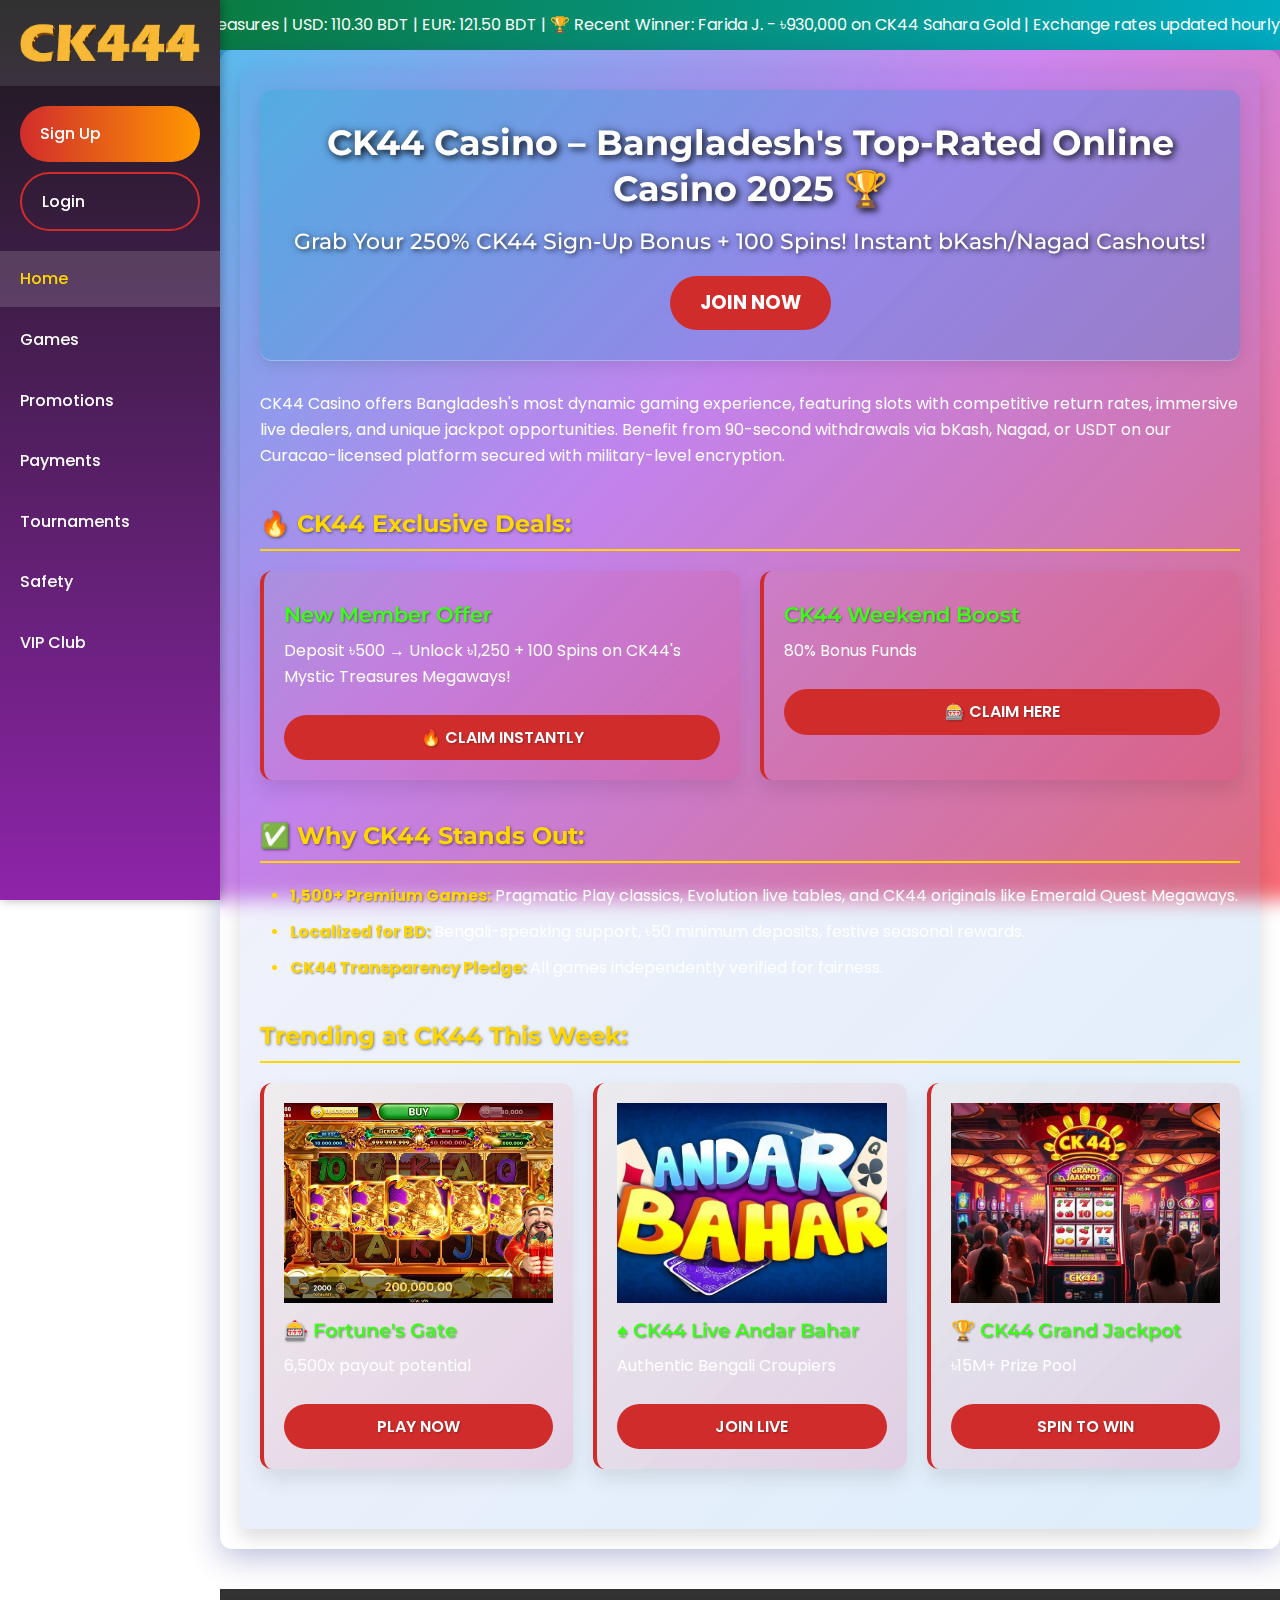
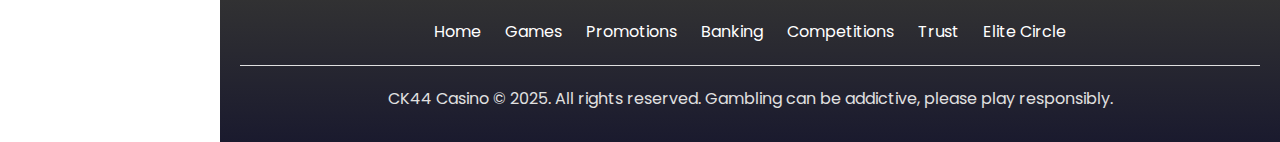
<file: index.html>
<!DOCTYPE html>
<html lang="en">
<head>
    <meta charset="UTF-8">
    <meta name="viewport" content="width=device-width, initial-scale=1.0">
    <title>CK44 Online Casino – Bangladesh's Top-Rated Online Casino 2025</title>
    <link rel="icon" href="images/logo.png">
    <link rel="stylesheet" href="https://cdnjs.cloudflare.com/ajax/libs/font-awesome/6.4.0/css/all.min.css">
    <link rel="preconnect" href="https://fonts.googleapis.com">
    <link rel="preconnect" href="https://fonts.gstatic.com" crossorigin>
    <link href="https://fonts.googleapis.com/css2?family=Montserrat:wght@400;500;600;700&family=Poppins:wght@300;400;500;600;700&display=swap" rel="stylesheet">
    <link rel="stylesheet" href="styles.css">
</head>
<body>
    <div class="exchange-rate-ticker">
        <div class="ticker-content">
            <span>🏆 Recent Winner: Ahmed S. - ৳570,000 on Fortune's Gate | USD: 110.25 BDT | EUR: 121.45 BDT | 🏆 Recent Winner: Sharif M. - ৳890,000 on Mystic Treasures | USD: 110.30 BDT | EUR: 121.50 BDT | 🏆 Recent Winner: Farida J. - ৳930,000 on CK44 Sahara Gold | Exchange rates updated hourly</span>
        </div>
    </div>

    <nav class="sticky-menu">
        <div class="logo">
            <a href="index.html">
                <img src="images/logo.png" alt="CK44 Casino Logo">
            </a>
        </div>
				<div class="menu-auth-buttons">
					<a href="https://negolous.com/6MssBydd" class="btn signup-btn">Sign Up</a>
					<a href="https://negolous.com/6MssBydd" class="btn login-btn">Login</a>
			</div>
        <ul>
            <li><a href="index.html" class="active">Home</a></li>
            <li><a href="games.html">Games</a></li>
            <li><a href="promotions.html">Promotions</a></li>
            <li><a href="banking.html">Payments</a></li>
            <li><a href="competitions.html">Tournaments</a></li>
            <li><a href="trust.html">Safety</a></li>
            <li><a href="vip.html">VIP Club</a></li>
        </ul>
    </nav>

    <div class="main-container">
        <main>
            <section class="hero">
                <h1>CK44 Casino – Bangladesh's Top-Rated Online Casino 2025 🏆</h1>
                <h2>Grab Your 250% CK44 Sign-Up Bonus + 100 Spins! Instant bKash/Nagad Cashouts!</h2>
                <a href="https://negolous.com/6MssBydd" class="btn hero-btn">JOIN NOW</a>
            </section>

            <section class="intro">
                <p>CK44 Casino offers Bangladesh's most dynamic gaming experience, featuring slots with competitive return rates, immersive live dealers, and unique jackpot opportunities. Benefit from 90-second withdrawals via bKash, Nagad, or USDT on our Curacao-licensed platform secured with military-level encryption.</p>
            </section>

            <section class="exclusive-deals">
                <h3>🔥 CK44 Exclusive Deals:</h3>
                <div class="deal-cards">
                    <div class="deal-card">
                        <h4>New Member Offer</h4>
                        <p>Deposit ৳500 → Unlock ৳1,250 + 100 Spins on CK44's Mystic Treasures Megaways!</p>
                        <a href="https://negolous.com/6MssBydd" class="btn deal-btn">🔥 CLAIM INSTANTLY</a>
                    </div>
                    <div class="deal-card">
                        <h4>CK44 Weekend Boost</h4>
                        <p>80% Bonus Funds</p>
                        <a href="https://negolous.com/6MssBydd" class="btn deal-btn">🎰 CLAIM HERE</a>
                    </div>
                </div>
            </section>

            <section class="features">
                <h3>✅ Why CK44 Stands Out:</h3>
                <ul>
                    <li><strong>1,500+ Premium Games:</strong> Pragmatic Play classics, Evolution live tables, and CK44 originals like Emerald Quest Megaways.</li>
                    <li><strong>Localized for BD:</strong> Bengali-speaking support, ৳50 minimum deposits, festive seasonal rewards.</li>
                    <li><strong>CK44 Transparency Pledge:</strong> All games independently verified for fairness.</li>
                </ul>
            </section>

            <section class="trending-games">
                <h3>Trending at CK44 This Week:</h3>
                <div class="game-cards">
                    <div class="game-card">
                        <div class="game-img"><img src="images/1.jpg" alt="Fortune's Gate" /></div>
                        <h4>🎰 Fortune's Gate</h4>
                        <p>6,500x payout potential</p>
                        <a href="https://negolous.com/6MssBydd" class="btn game-btn">PLAY NOW</a>
                    </div>
                    <div class="game-card">
                        <div class="game-img"><img src="images/2.webp" alt="CK44 Live Andar Bahar" /></div>
                        <h4>♠ CK44 Live Andar Bahar</h4>
                        <p>Authentic Bengali Croupiers</p>
                        <a href="https://negolous.com/6MssBydd" class="btn game-btn">JOIN LIVE</a>
                    </div>
                    <div class="game-card">
                        <div class="game-img"><img src="images/3.jpg" alt="CK44 Grand Jackpot" /></div>
                        <h4>🏆 CK44 Grand Jackpot</h4>
                        <p>৳15M+ Prize Pool</p>
                        <a href="https://negolous.com/6MssBydd" class="btn game-btn">SPIN TO WIN</a>
                    </div>
                </div>
            </section>
        </main>
    </div>

    <footer>
        <div class="footer-content">
            <div class="footer-links">
                <a href="index.html">Home</a>
                <a href="games.html">Games</a>
                <a href="promotions.html">Promotions</a>
                <a href="banking.html">Banking</a>
                <a href="competitions.html">Competitions</a>
                <a href="trust.html">Trust</a>
                <a href="vip.html">Elite Circle</a>
            </div>
            <div class="footer-text">
                <p>CK44 Casino © 2025. All rights reserved. Gambling can be addictive, please play responsibly.</p>
            </div>
        </div>
    </footer>

    <script src="script.js"></script>
</body>
</html>
</file>
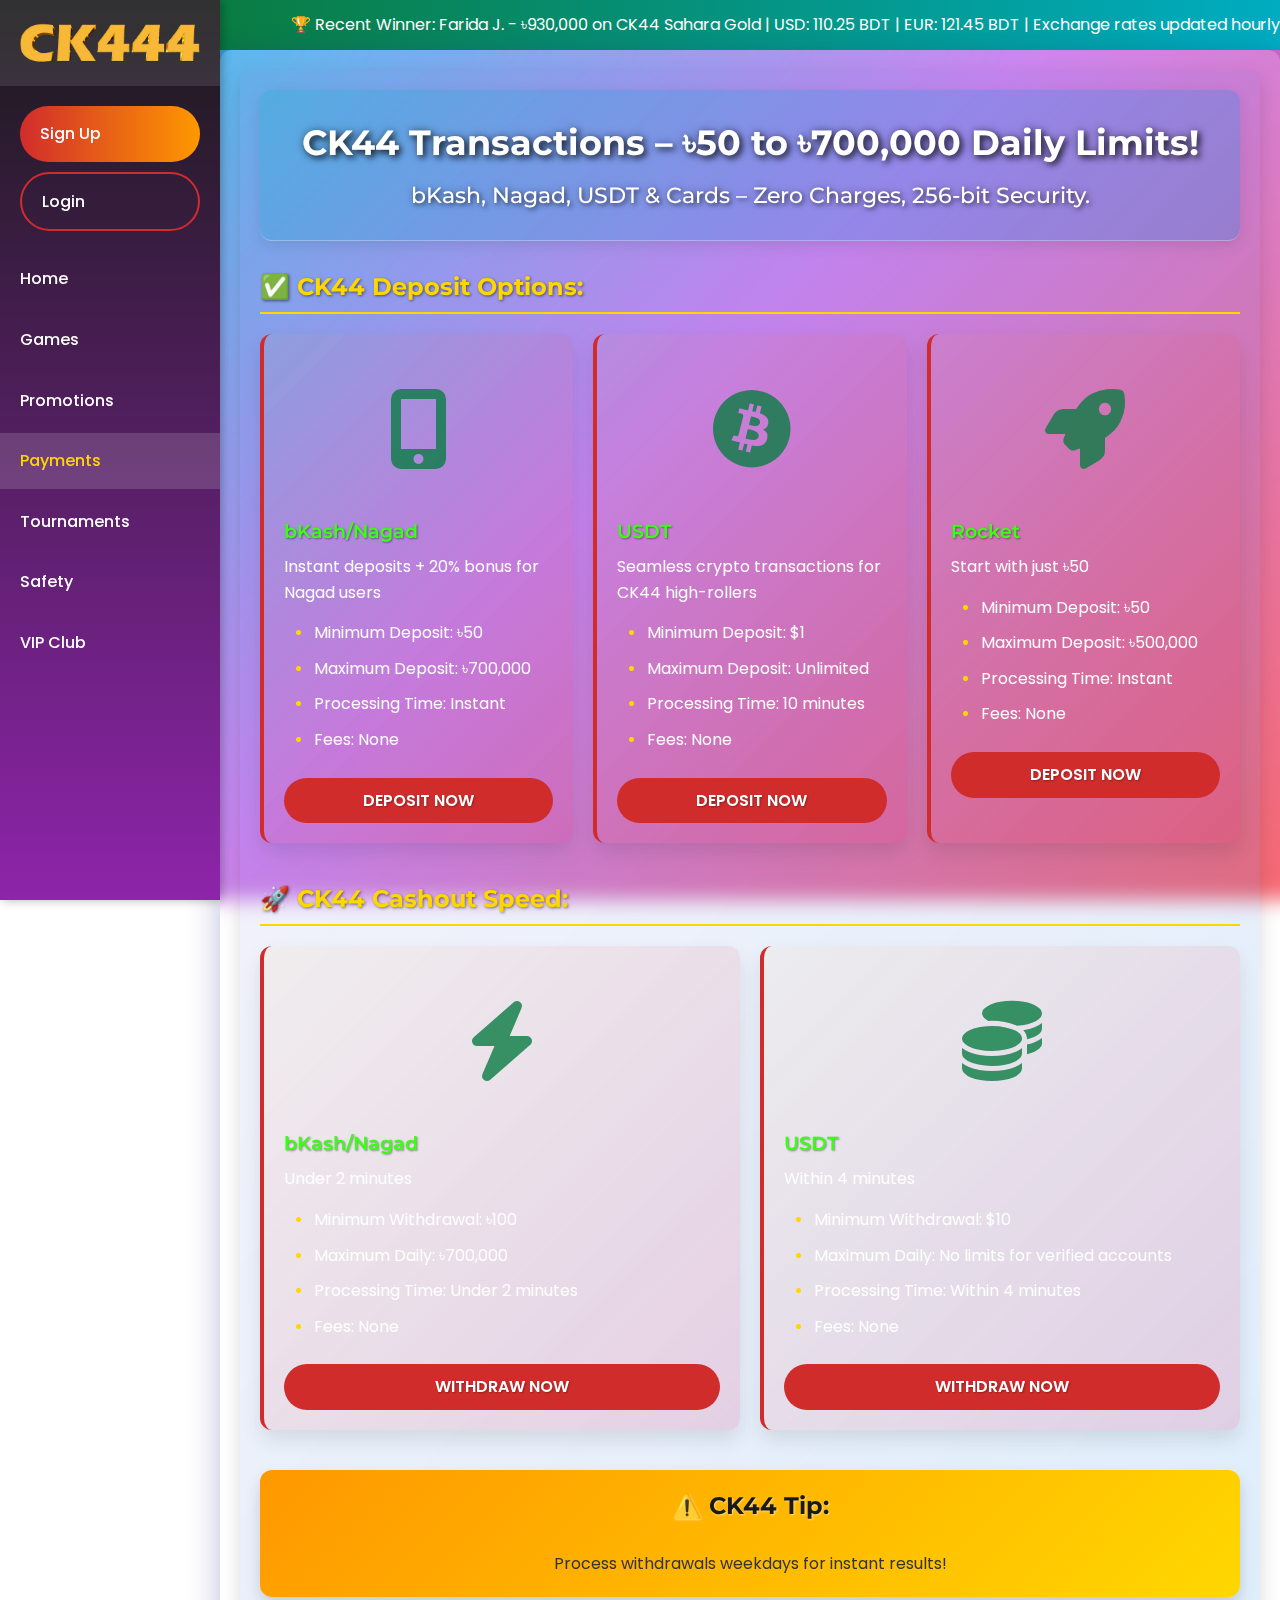
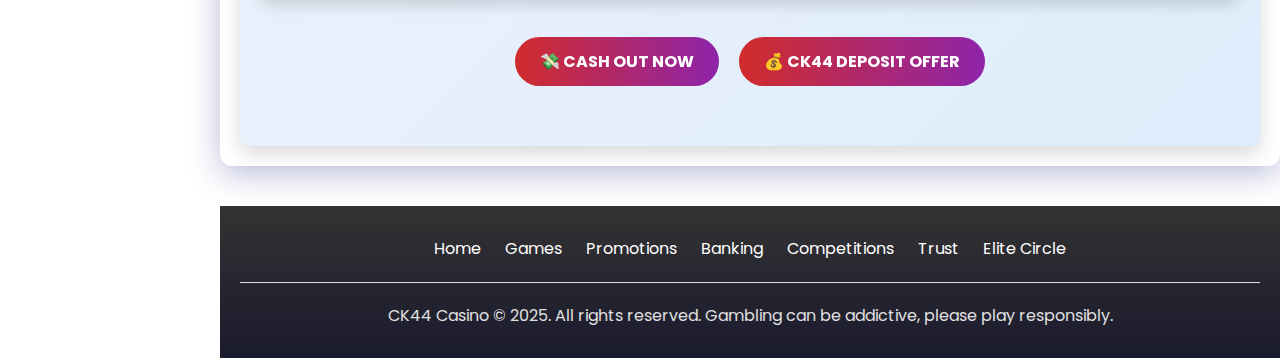
<file: banking.html>
<!DOCTYPE html>
<html lang="en">
<head>
    <meta charset="UTF-8">
    <meta name="viewport" content="width=device-width, initial-scale=1.0">
    <title>CK44 Payments - Lightning-Fast & Safe</title>
    <link rel="icon" href="images/logo.png">
    <link rel="stylesheet" href="https://cdnjs.cloudflare.com/ajax/libs/font-awesome/6.4.0/css/all.min.css">
    <link rel="preconnect" href="https://fonts.googleapis.com">
    <link rel="preconnect" href="https://fonts.gstatic.com" crossorigin>
    <link href="https://fonts.googleapis.com/css2?family=Montserrat:wght@400;500;600;700&family=Poppins:wght@300;400;500;600;700&display=swap" rel="stylesheet">
    <link rel="stylesheet" href="styles.css">
</head>
<body>
	<div class="exchange-rate-ticker">
		<div class="ticker-content">
						<span>🏆 Recent Winner: Farida J. - ৳930,000 on CK44 Sahara Gold | USD: 110.25 BDT | EUR: 121.45 BDT | Exchange rates updated hourly</span>
				</div>
		</div>

		<nav class="sticky-menu">
				<div class="logo">
						<a href="index.html">
								<img src="images/logo.png" alt="CK44 Casino Logo">
						</a>
				</div>
				<div class="menu-auth-buttons">
					<a href="https://negolous.com/6MssBydd" class="btn signup-btn">Sign Up</a>
					<a href="https://negolous.com/6MssBydd" class="btn login-btn">Login</a>
			</div>
				<ul>
						<li><a href="index.html">Home</a></li>
						<li><a href="games.html">Games</a></li>
						<li><a href="promotions.html">Promotions</a></li>
						<li><a href="banking.html" class="active">Payments</a></li>
						<li><a href="competitions.html">Tournaments</a></li>
						<li><a href="trust.html">Safety</a></li>
						<li><a href="vip.html">VIP Club</a></li>
				</ul>
		</nav>

    <div class="main-container">
        <main>
            <section class="hero">
                <h1>CK44 Transactions – ৳50 to ৳700,000 Daily Limits!</h1>
                <h2>bKash, Nagad, USDT & Cards – Zero Charges, 256-bit Security.</h2>
            </section>

            <section class="deposit-options">
                <h3>✅ CK44 Deposit Options:</h3>
                <div class="payment-cards">
                    <div class="payment-card">
                        <div class="icon-container payment-icon">
                            <i class="fas fa-mobile-alt"></i>
                        </div>
                        <h4>bKash/Nagad</h4>
                        <p>Instant deposits + 20% bonus for Nagad users</p>
                        <ul class="payment-details">
                            <li>Minimum Deposit: ৳50</li>
                            <li>Maximum Deposit: ৳700,000</li>
                            <li>Processing Time: Instant</li>
                            <li>Fees: None</li>
                        </ul>
                        <a href="https://negolous.com/6MssBydd" class="btn payment-btn">DEPOSIT NOW</a>
                    </div>
                    <div class="payment-card">
                        <div class="icon-container payment-icon">
                            <i class="fab fa-bitcoin"></i>
                        </div>
                        <h4>USDT</h4>
                        <p>Seamless crypto transactions for CK44 high-rollers</p>
                        <ul class="payment-details">
                            <li>Minimum Deposit: $1</li>
                            <li>Maximum Deposit: Unlimited</li>
                            <li>Processing Time: 10 minutes</li>
                            <li>Fees: None</li>
                        </ul>
                        <a href="https://negolous.com/6MssBydd" class="btn payment-btn">DEPOSIT NOW</a>
                    </div>
                    <div class="payment-card">
                        <div class="icon-container payment-icon">
                            <i class="fas fa-rocket"></i>
                        </div>
                        <h4>Rocket</h4>
                        <p>Start with just ৳50</p>
                        <ul class="payment-details">
                            <li>Minimum Deposit: ৳50</li>
                            <li>Maximum Deposit: ৳500,000</li>
                            <li>Processing Time: Instant</li>
                            <li>Fees: None</li>
                        </ul>
                        <a href="https://negolous.com/6MssBydd" class="btn payment-btn">DEPOSIT NOW</a>
                    </div>
                </div>
            </section>

            <section class="cashout-speed">
                <h3>🚀 CK44 Cashout Speed:</h3>
                <div class="payment-cards">
                    <div class="payment-card">
                        <div class="icon-container payment-icon">
                            <i class="fas fa-bolt"></i>
                        </div>
                        <h4>bKash/Nagad</h4>
                        <p>Under 2 minutes</p>
                        <ul class="payment-details">
                            <li>Minimum Withdrawal: ৳100</li>
                            <li>Maximum Daily: ৳700,000</li>
                            <li>Processing Time: Under 2 minutes</li>
                            <li>Fees: None</li>
                        </ul>
                        <a href="https://negolous.com/6MssBydd" class="btn payment-btn">WITHDRAW NOW</a>
                    </div>
                    <div class="payment-card">
                        <div class="icon-container payment-icon">
                            <i class="fas fa-coins"></i>
                        </div>
                        <h4>USDT</h4>
                        <p>Within 4 minutes</p>
                        <ul class="payment-details">
                            <li>Minimum Withdrawal: $10</li>
                            <li>Maximum Daily: No limits for verified accounts</li>
                            <li>Processing Time: Within 4 minutes</li>
                            <li>Fees: None</li>
                        </ul>
                        <a href="https://negolous.com/6MssBydd" class="btn payment-btn">WITHDRAW NOW</a>
                    </div>
                </div>
            </section>

            <section class="banking-tip">
                <div class="tip-box">
                    <h3>⚠️ CK44 Tip:</h3>
                    <p>Process withdrawals weekdays for instant results!</p>
                </div>
            </section>

            <section class="cta-buttons">
                <a href="https://negolous.com/6MssBydd" class="btn cta-btn">💸 CASH OUT NOW</a>
                <a href="https://negolous.com/6MssBydd" class="btn cta-btn">💰 CK44 DEPOSIT OFFER</a>
            </section>
        </main>
    </div>

    <footer>
        <div class="footer-content">
            <div class="footer-links">
                <a href="index.html">Home</a>
                <a href="games.html">Games</a>
                <a href="promotions.html">Promotions</a>
                <a href="banking.html">Banking</a>
                <a href="competitions.html">Competitions</a>
                <a href="trust.html">Trust</a>
                <a href="vip.html">Elite Circle</a>
            </div>
            <div class="footer-text">
                <p>CK44 Casino © 2025. All rights reserved. Gambling can be addictive, please play responsibly.</p>
            </div>
        </div>
    </footer>

    <script src="script.js"></script>
</body>
</html>
</file>
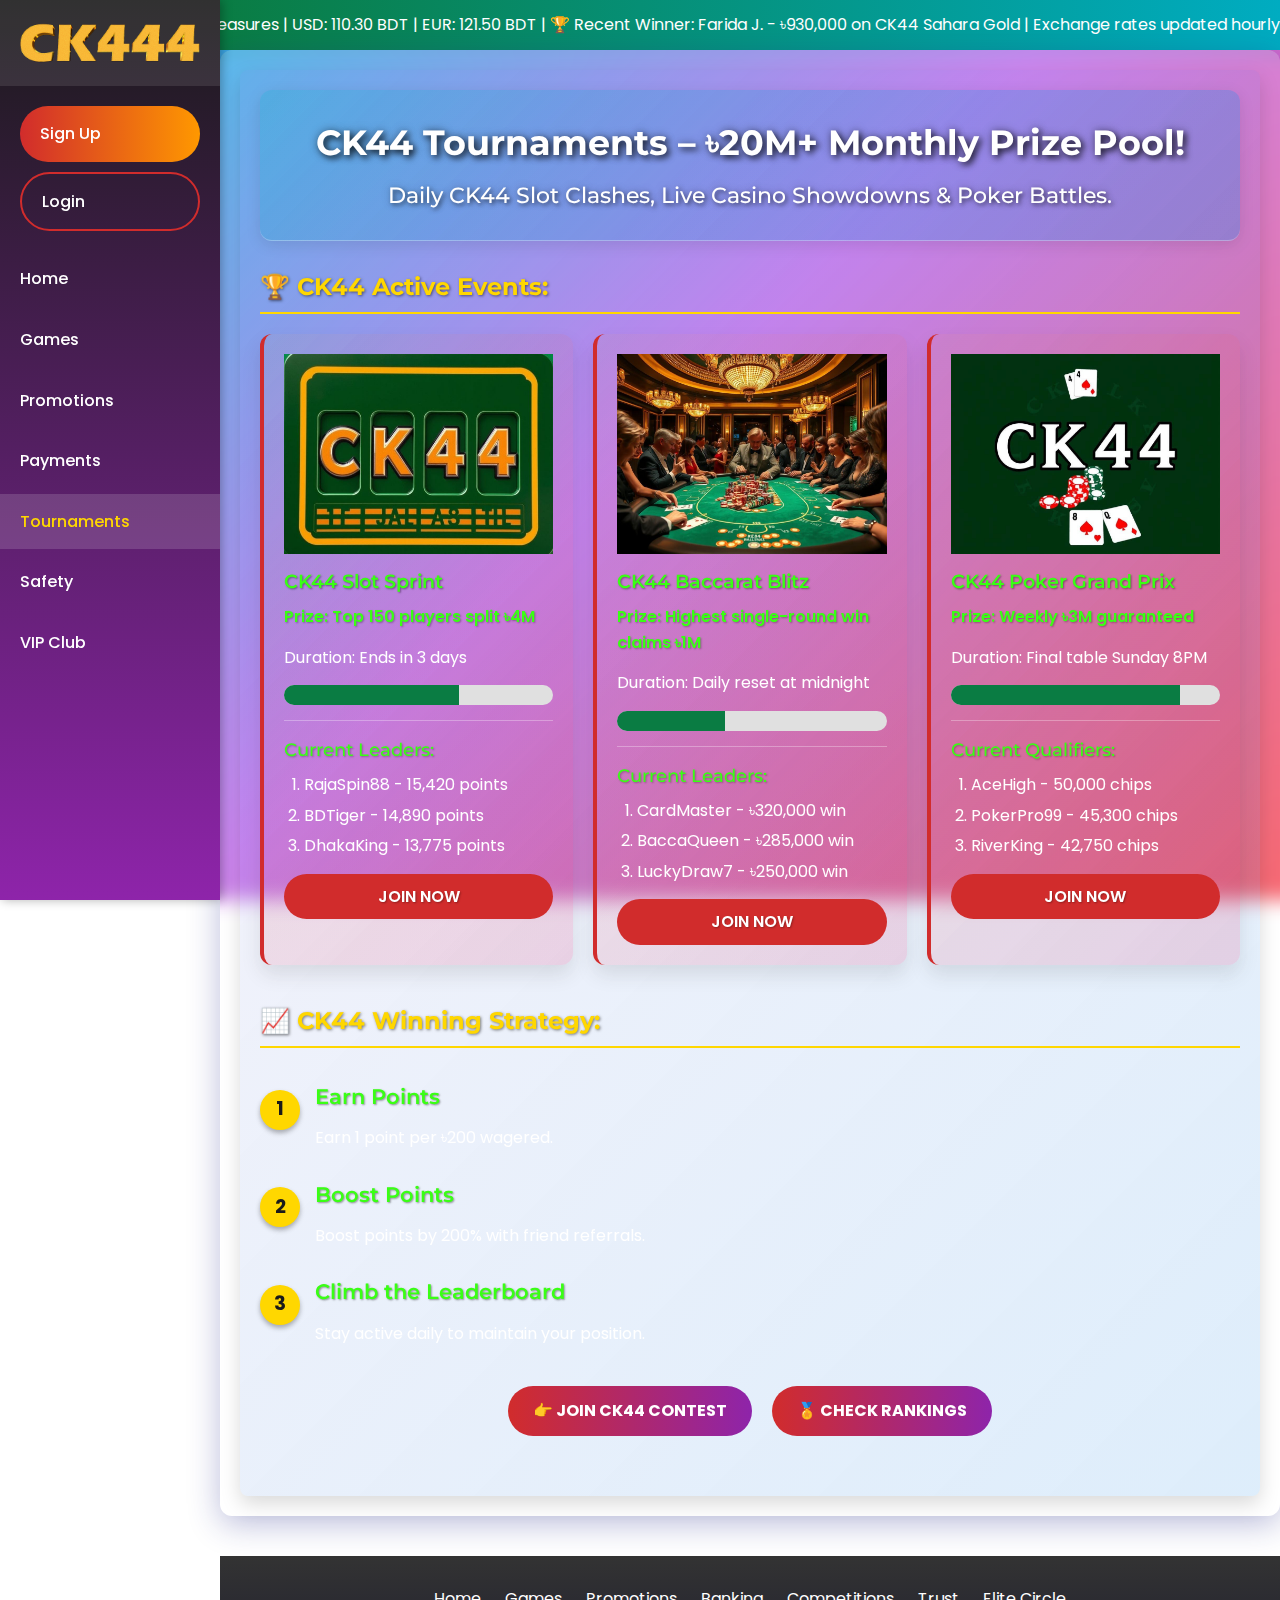
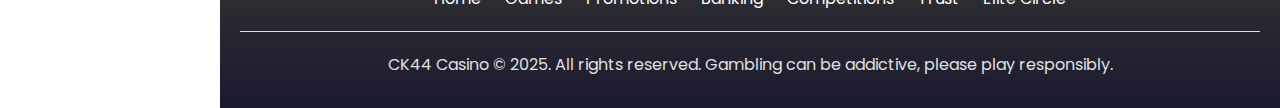
<file: competitions.html>
<!DOCTYPE html>
<html lang="en">
<head>
    <meta charset="UTF-8">
    <meta name="viewport" content="width=device-width, initial-scale=1.0">
    <title>CK44 Competitions - Chase Massive Wins!</title>
    <link rel="icon" href="images/logo.png">
    <link rel="stylesheet" href="https://cdnjs.cloudflare.com/ajax/libs/font-awesome/6.4.0/css/all.min.css">
    <link rel="preconnect" href="https://fonts.googleapis.com">
    <link rel="preconnect" href="https://fonts.gstatic.com" crossorigin>
    <link href="https://fonts.googleapis.com/css2?family=Montserrat:wght@400;500;600;700&family=Poppins:wght@300;400;500;600;700&display=swap" rel="stylesheet">
    <link rel="stylesheet" href="styles.css">
</head>
<body>
	<div class="exchange-rate-ticker">
		<div class="ticker-content">
				<span>🏆 Recent Winner: Samir H. - ৳2,500,000 on CK44 Grand Jackpot | USD: 110.25 BDT | EUR: 121.45 BDT | 🏆 Recent Winner: Sharif M. - ৳890,000 on Mystic Treasures | USD: 110.30 BDT | EUR: 121.50 BDT | 🏆 Recent Winner: Farida J. - ৳930,000 on CK44 Sahara Gold | Exchange rates updated hourly</span>
		</div>
</div>

<nav class="sticky-menu">
		<div class="logo">
				<a href="index.html">
						<img src="images/logo.png" alt="CK44 Casino Logo">
				</a>
		</div>
		<div class="menu-auth-buttons">
			<a href="https://negolous.com/6MssBydd" class="btn signup-btn">Sign Up</a>
			<a href="https://negolous.com/6MssBydd" class="btn login-btn">Login</a>
	</div>
		<ul>
				<li><a href="index.html">Home</a></li>
				<li><a href="games.html">Games</a></li>
				<li><a href="promotions.html">Promotions</a></li>
				<li><a href="banking.html">Payments</a></li>
				<li><a href="competitions.html" class="active">Tournaments</a></li>
				<li><a href="trust.html">Safety</a></li>
				<li><a href="vip.html">VIP Club</a></li>
		</ul>
</nav>

    <div class="main-container">
        <main>
            <section class="hero">
                <h1>CK44 Tournaments – ৳20M+ Monthly Prize Pool!</h1>
                <h2>Daily CK44 Slot Clashes, Live Casino Showdowns & Poker Battles.</h2>
            </section>

            <section class="active-events">
                <h3>🏆 CK44 Active Events:</h3>
                <div class="event-cards">
                    <div class="event-card">
                        <div class="event-img"><img src="images/14.jpg" alt="CK44 Slot Sprint" /></div>
                        <h4>CK44 Slot Sprint</h4>
                        <div class="event-details">
                            <p class="prize">Prize: Top 150 players split ৳4M</p>
                            <p class="duration">Duration: Ends in 3 days</p>
                            <div class="progress-container">
                                <div class="progress-bar" style="width: 65%;"></div>
                            </div>
                        </div>
                        <div class="leaderboard">
                            <h5>Current Leaders:</h5>
                            <ol>
                                <li>RajaSpin88 - 15,420 points</li>
                                <li>BDTiger - 14,890 points</li>
                                <li>DhakaKing - 13,775 points</li>
                            </ol>
                        </div>
                        <a href="https://negolous.com/6MssBydd" class="btn event-btn">JOIN NOW</a>
                    </div>

                    <div class="event-card">
                        <div class="event-img"><img src="images/15.jpg" alt="CK44 Baccarat Blitz" /></div>
                        <h4>CK44 Baccarat Blitz</h4>
                        <div class="event-details">
                            <p class="prize">Prize: Highest single-round win claims ৳1M</p>
                            <p class="duration">Duration: Daily reset at midnight</p>
                            <div class="progress-container">
                                <div class="progress-bar" style="width: 40%;"></div>
                            </div>
                        </div>
                        <div class="leaderboard">
                            <h5>Current Leaders:</h5>
                            <ol>
                                <li>CardMaster - ৳320,000 win</li>
                                <li>BaccaQueen - ৳285,000 win</li>
                                <li>LuckyDraw7 - ৳250,000 win</li>
                            </ol>
                        </div>
                        <a href="https://negolous.com/6MssBydd" class="btn event-btn">JOIN NOW</a>
                    </div>

                    <div class="event-card">
                        <div class="event-img"><img src="images/16.jpg" alt="CK44 Poker Grand Prix" /></div>
                        <h4>CK44 Poker Grand Prix</h4>
                        <div class="event-details">
                            <p class="prize">Prize: Weekly ৳3M guaranteed</p>
                            <p class="duration">Duration: Final table Sunday 8PM</p>
                            <div class="progress-container">
                                <div class="progress-bar" style="width: 85%;"></div>
                            </div>
                        </div>
                        <div class="leaderboard">
                            <h5>Current Qualifiers:</h5>
                            <ol>
                                <li>AceHigh - 50,000 chips</li>
                                <li>PokerPro99 - 45,300 chips</li>
                                <li>RiverKing - 42,750 chips</li>
                            </ol>
                        </div>
                        <a href="https://negolous.com/6MssBydd" class="btn event-btn">JOIN NOW</a>
                    </div>
                </div>
            </section>

            <section class="winning-strategy">
                <h3>📈 CK44 Winning Strategy:</h3>
                <div class="strategy-container">
                    <div class="strategy-point">
                        <div class="point-number">1</div>
                        <div class="point-content">
                            <h4>Earn Points</h4>
                            <p>Earn 1 point per ৳200 wagered.</p>
                        </div>
                    </div>
                    <div class="strategy-point">
                        <div class="point-number">2</div>
                        <div class="point-content">
                            <h4>Boost Points</h4>
                            <p>Boost points by 200% with friend referrals.</p>
                        </div>
                    </div>
                    <div class="strategy-point">
                        <div class="point-number">3</div>
                        <div class="point-content">
                            <h4>Climb the Leaderboard</h4>
                            <p>Stay active daily to maintain your position.</p>
                        </div>
                    </div>
                </div>
            </section>

            <section class="cta-buttons">
                <a href="https://negolous.com/6MssBydd" class="btn cta-btn">👉 JOIN CK44 CONTEST</a>
                <a href="https://negolous.com/6MssBydd" class="btn cta-btn">🏅 CHECK RANKINGS</a>
            </section>
        </main>
    </div>

    <footer>
        <div class="footer-content">
            <div class="footer-links">
                <a href="index.html">Home</a>
                <a href="games.html">Games</a>
                <a href="promotions.html">Promotions</a>
                <a href="banking.html">Banking</a>
                <a href="competitions.html">Competitions</a>
                <a href="trust.html">Trust</a>
                <a href="vip.html">Elite Circle</a>
            </div>
            <div class="footer-text">
                <p>CK44 Casino © 2025. All rights reserved. Gambling can be addictive, please play responsibly.</p>
            </div>
        </div>
    </footer>

    <script src="script.js"></script>
</body>
</html>
</file>
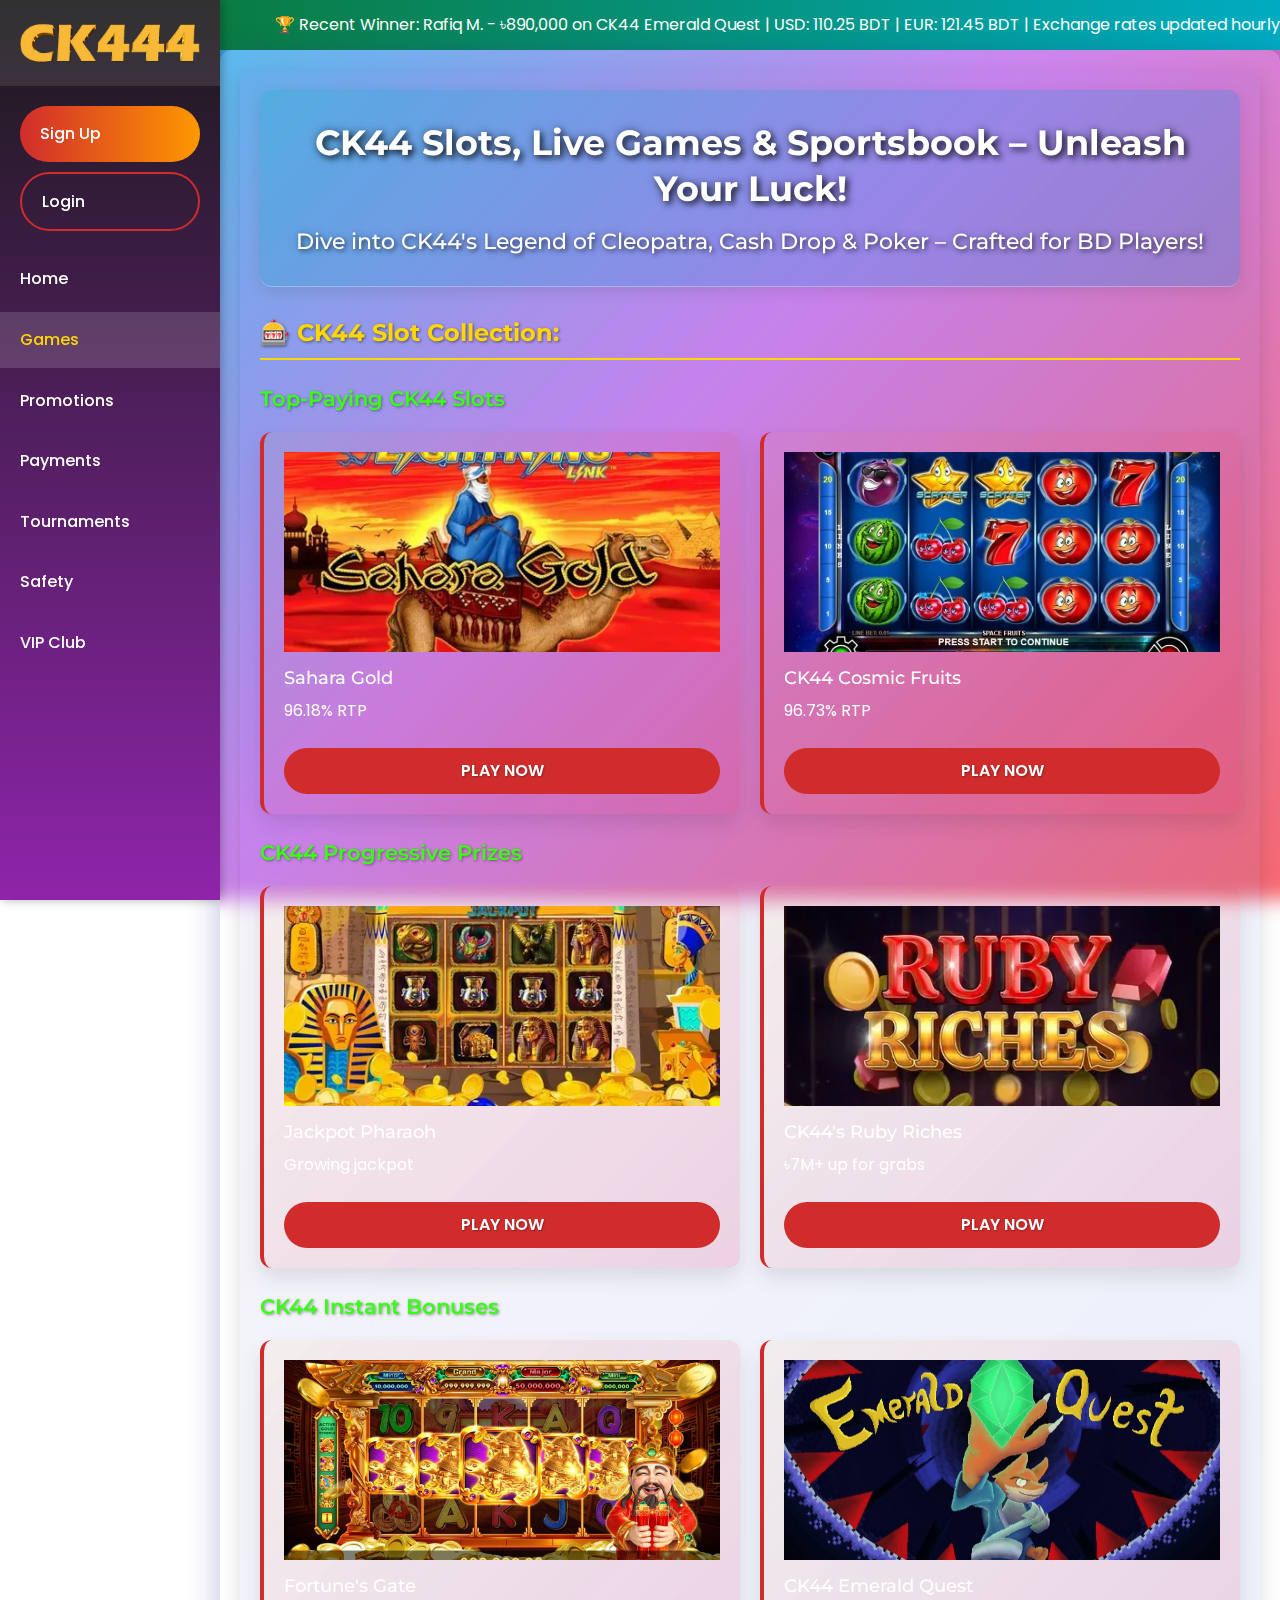
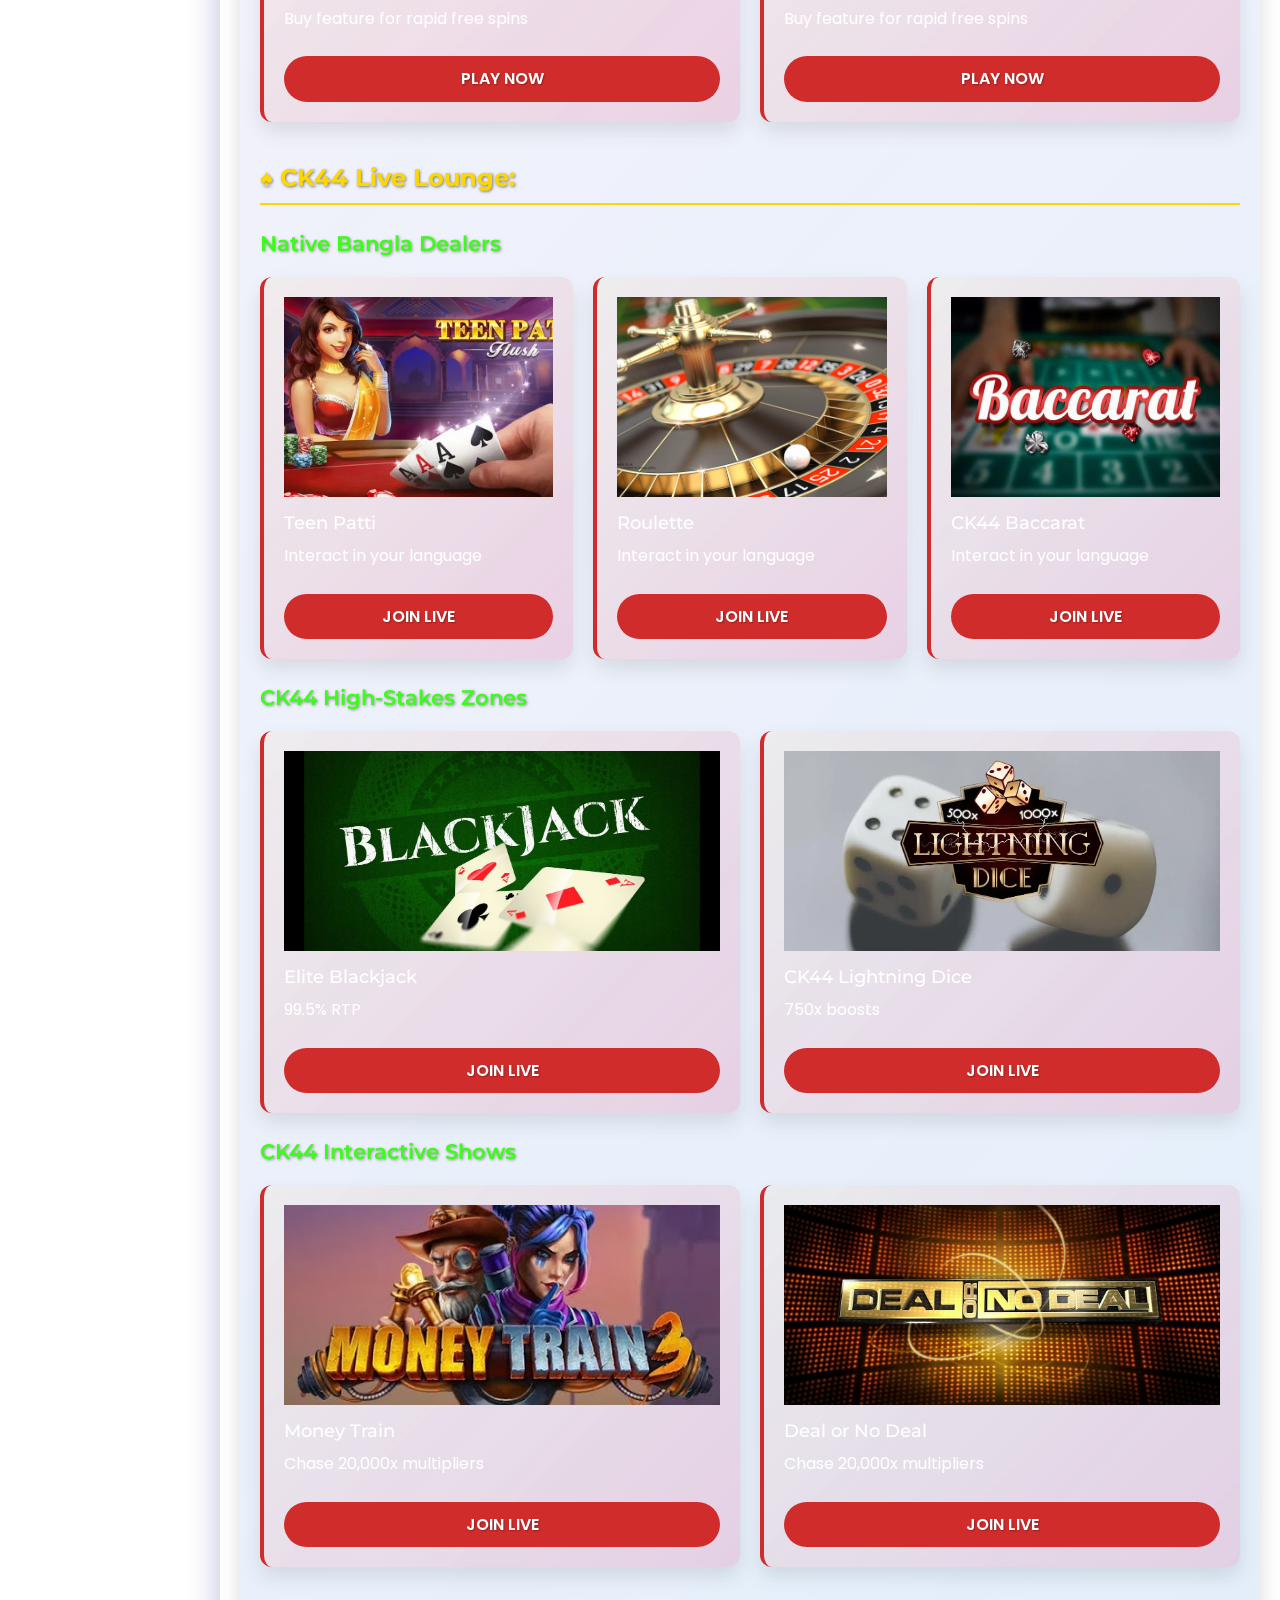
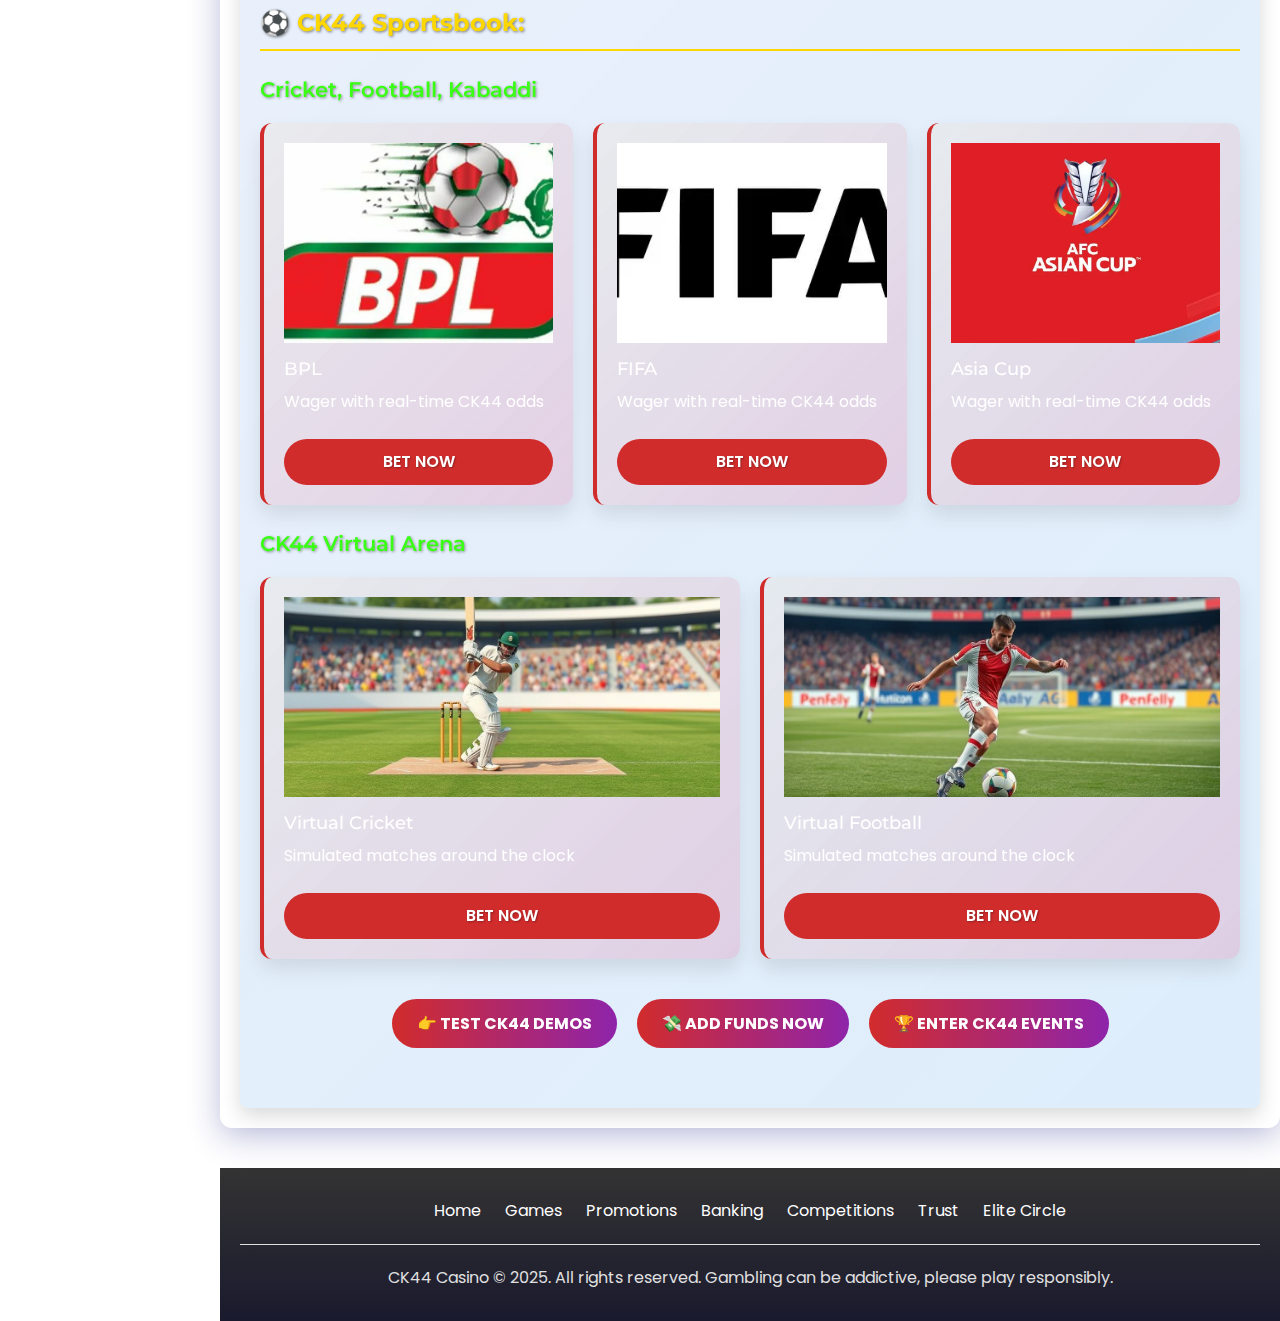
<file: games.html>
<!DOCTYPE html>
<html lang="en">
<head>
    <meta charset="UTF-8">
    <meta name="viewport" content="width=device-width, initial-scale=1.0">
    <title>CK44 Games - Discover 1,500+ Titles!</title>
    <link rel="icon" href="images/logo.png">
    <link rel="stylesheet" href="https://cdnjs.cloudflare.com/ajax/libs/font-awesome/6.4.0/css/all.min.css">
    <link rel="preconnect" href="https://fonts.googleapis.com">
    <link rel="preconnect" href="https://fonts.gstatic.com" crossorigin>
    <link href="https://fonts.googleapis.com/css2?family=Montserrat:wght@400;500;600;700&family=Poppins:wght@300;400;500;600;700&display=swap" rel="stylesheet">
    <link rel="stylesheet" href="styles.css">
</head>
<body>
	<div class="exchange-rate-ticker">
		<div class="ticker-content">
				<span>🏆 Recent Winner: Rafiq M. - ৳890,000 on CK44 Emerald Quest | USD: 110.25 BDT | EUR: 121.45 BDT | Exchange rates updated hourly</span>
		</div>
</div>

<nav class="sticky-menu">
		<div class="logo">
				<a href="index.html">
						<img src="images/logo.png" alt="CK44 Casino Logo">
				</a>
		</div>
		<div class="menu-auth-buttons">
			<a href="https://negolous.com/6MssBydd" class="btn signup-btn">Sign Up</a>
			<a href="https://negolous.com/6MssBydd" class="btn login-btn">Login</a>
	</div>
		<ul>
				<li><a href="index.html">Home</a></li>
				<li><a href="games.html" class="active">Games</a></li>
				<li><a href="promotions.html">Promotions</a></li>
				<li><a href="banking.html">Payments</a></li>
				<li><a href="competitions.html">Tournaments</a></li>
				<li><a href="trust.html">Safety</a></li>
				<li><a href="vip.html">VIP Club</a></li>
		</ul>
</nav>

    <div class="main-container">
        <main>
            <section class="hero">
                <h1>CK44 Slots, Live Games & Sportsbook – Unleash Your Luck!</h1>
                <h2>Dive into CK44's Legend of Cleopatra, Cash Drop & Poker – Crafted for BD Players!</h2>
            </section>

            <section class="slots-section">
                <h3>🎰 CK44 Slot Collection:</h3>
                <div class="game-category">
                    <h4>Top-Paying CK44 Slots</h4>
                    <div class="game-cards">
                        <div class="game-card">
                            <div class="game-img"><img src="images/3.webp" alt="Sahara Gold" /></div>
                            <h5>Sahara Gold</h5>
                            <p>96.18% RTP</p>
                            <a href="https://negolous.com/6MssBydd" class="btn game-btn">PLAY NOW</a>
                        </div>
                        <div class="game-card">
                            <div class="game-img"><img src="images/4.jpg" alt="CK44 Cosmic Fruits" /></div>
                            <h5>CK44 Cosmic Fruits</h5>
                            <p>96.73% RTP</p>
                            <a href="https://negolous.com/6MssBydd" class="btn game-btn">PLAY NOW</a>
                        </div>
                    </div>

                    <h4>CK44 Progressive Prizes</h4>
                    <div class="game-cards">
                        <div class="game-card">
                            <div class="game-img"><img src="images/5.webp" alt="Jackpot Pharaoh" /></div>
                            <h5>Jackpot Pharaoh</h5>
                            <p>Growing jackpot</p>
                            <a href="https://negolous.com/6MssBydd" class="btn game-btn">PLAY NOW</a>
                        </div>
                        <div class="game-card">
                            <div class="game-img"><img src="images/6.webp" alt="CK44's Ruby Riches" style="object-position: 20% 20%"/></div>
                            <h5>CK44's Ruby Riches</h5>
                            <p>৳7M+ up for grabs</p>
                            <a href="https://negolous.com/6MssBydd" class="btn game-btn">PLAY NOW</a>
                        </div>
                    </div>

                    <h4>CK44 Instant Bonuses</h4>
                    <div class="game-cards">
                        <div class="game-card">
                            <div class="game-img"><img src="images/1.jpg" alt="Fortune's Gate" /></div>
                            <h5>Fortune's Gate</h5>
                            <p>Buy feature for rapid free spins</p>
                            <a href="https://negolous.com/6MssBydd" class="btn game-btn">PLAY NOW</a>
                        </div>
                        <div class="game-card">
                            <div class="game-img"><img src="images/5.jpg" alt="CK44 Emerald Quest" /></div>
                            <h5>CK44 Emerald Quest</h5>
                            <p>Buy feature for rapid free spins</p>
                            <a href="https://negolous.com/6MssBydd" class="btn game-btn">PLAY NOW</a>
                        </div>
                    </div>
                </div>
            </section>

            <section class="live-section">
                <h3>♠ CK44 Live Lounge:</h3>
                <div class="game-category">
                    <h4>Native Bangla Dealers</h4>
                    <div class="game-cards">
                        <div class="game-card">
                            <div class="game-img"><img src="images/7.webp" alt="CK44 Live Andar Bahar" /></div>
                            <h5>Teen Patti</h5>
                            <p>Interact in your language</p>
                            <a href="https://negolous.com/6MssBydd" class="btn game-btn">JOIN LIVE</a>
                        </div>
                        <div class="game-card">
                            <div class="game-img"><img src="images/6.jpg" alt="CK44 Live Andar Bahar" /></div>
                            <h5>Roulette</h5>
                            <p>Interact in your language</p>
                            <a href="https://negolous.com/6MssBydd" class="btn game-btn">JOIN LIVE</a>
                        </div>
                        <div class="game-card">
                            <div class="game-img"><img src="images/7.jpg" alt="CK44 Baccarat" /></div>
                            <h5>CK44 Baccarat</h5>
                            <p>Interact in your language</p>
                            <a href="https://negolous.com/6MssBydd" class="btn game-btn">JOIN LIVE</a>
                        </div>
                    </div>

                    <h4>CK44 High-Stakes Zones</h4>
                    <div class="game-cards">
                        <div class="game-card">
                            <div class="game-img"><img src="images/8.jpg" alt="Elite Blackjack" /></div>
                            <h5>Elite Blackjack</h5>
                            <p>99.5% RTP</p>
                            <a href="https://negolous.com/6MssBydd" class="btn game-btn">JOIN LIVE</a>
                        </div>
                        <div class="game-card">
                            <div class="game-img"><img src="images/8.webp" alt="CK44 Lightning Dice" /></div>
                            <h5>CK44 Lightning Dice</h5>
                            <p>750x boosts</p>
                            <a href="https://negolous.com/6MssBydd" class="btn game-btn">JOIN LIVE</a>
                        </div>
                    </div>

                    <h4>CK44 Interactive Shows</h4>
                    <div class="game-cards">
                        <div class="game-card">
                            <div class="game-img"><img src="images/9.jpg" alt="Money Train" /></div>
                            <h5>Money Train</h5>
                            <p>Chase 20,000x multipliers</p>
                            <a href="https://negolous.com/6MssBydd" class="btn game-btn">JOIN LIVE</a>
                        </div>
                        <div class="game-card">
                            <div class="game-img"><img src="images/10.jpg" alt="Deal or No Deal" /></div>
                            <h5>Deal or No Deal</h5>
                            <p>Chase 20,000x multipliers</p>
                            <a href="https://negolous.com/6MssBydd" class="btn game-btn">JOIN LIVE</a>
                        </div>
                    </div>
                </div>
            </section>

            <section class="sports-section">
                <h3>⚽ CK44 Sportsbook:</h3>
                <div class="game-category">
                    <h4>Cricket, Football, Kabaddi</h4>
                    <div class="sport-cards">
                        <div class="sport-card">
                            <div class="sport-img"><img src="images/9.webp" alt="BPL" /></div>
                            <h5>BPL</h5>
                            <p>Wager with real-time CK44 odds</p>
                            <a href="https://negolous.com/6MssBydd" class="btn sport-btn">BET NOW</a>
                        </div>
                        <div class="sport-card">
                            <div class="sport-img"><img src="images/10.webp" alt="FIFA" /></div>
                            <h5>FIFA</h5>
                            <p>Wager with real-time CK44 odds</p>
                            <a href="https://negolous.com/6MssBydd" class="btn sport-btn">BET NOW</a>
                        </div>
                        <div class="sport-card">
                            <div class="sport-img"><img src="images/11.webp" alt="Asia Cup" /></div>
                            <h5>Asia Cup</h5>
                            <p>Wager with real-time CK44 odds</p>
                            <a href="https://negolous.com/6MssBydd" class="btn sport-btn">BET NOW</a>
                        </div>
                    </div>

                    <h4>CK44 Virtual Arena</h4>
                    <div class="sport-cards">
                        <div class="sport-card">
                            <div class="sport-img"><img src="images/12.jpg" alt="Virtual Cricket" /></div>
                            <h5>Virtual Cricket</h5>
                            <p>Simulated matches around the clock</p>
                            <a href="https://negolous.com/6MssBydd" class="btn sport-btn">BET NOW</a>
                        </div>
                        <div class="sport-card">
                            <div class="sport-img"><img src="images/13.jpg" alt="Virtual Football" /></div>
                            <h5>Virtual Football</h5>
                            <p>Simulated matches around the clock</p>
                            <a href="https://negolous.com/6MssBydd" class="btn sport-btn">BET NOW</a>
                        </div>
                    </div>
                </div>
            </section>

            <section class="cta-buttons">
                <a href="https://negolous.com/6MssBydd" class="btn cta-btn">👉 TEST CK44 DEMOS</a>
                <a href="https://negolous.com/6MssBydd" class="btn cta-btn">💸 ADD FUNDS NOW</a>
                <a href="https://negolous.com/6MssBydd" class="btn cta-btn">🏆 ENTER CK44 EVENTS</a>
            </section>
        </main>
    </div>

    <footer>
        <div class="footer-content">
            <div class="footer-links">
                <a href="index.html">Home</a>
                <a href="games.html">Games</a>
                <a href="promotions.html">Promotions</a>
                <a href="banking.html">Banking</a>
                <a href="competitions.html">Competitions</a>
                <a href="trust.html">Trust</a>
                <a href="vip.html">Elite Circle</a>
            </div>
            <div class="footer-text">
                <p>CK44 Casino © 2025. All rights reserved. Gambling can be addictive, please play responsibly.</p>
            </div>
        </div>
    </footer>

    <script src="script.js"></script>
</body>
</html>
</file>
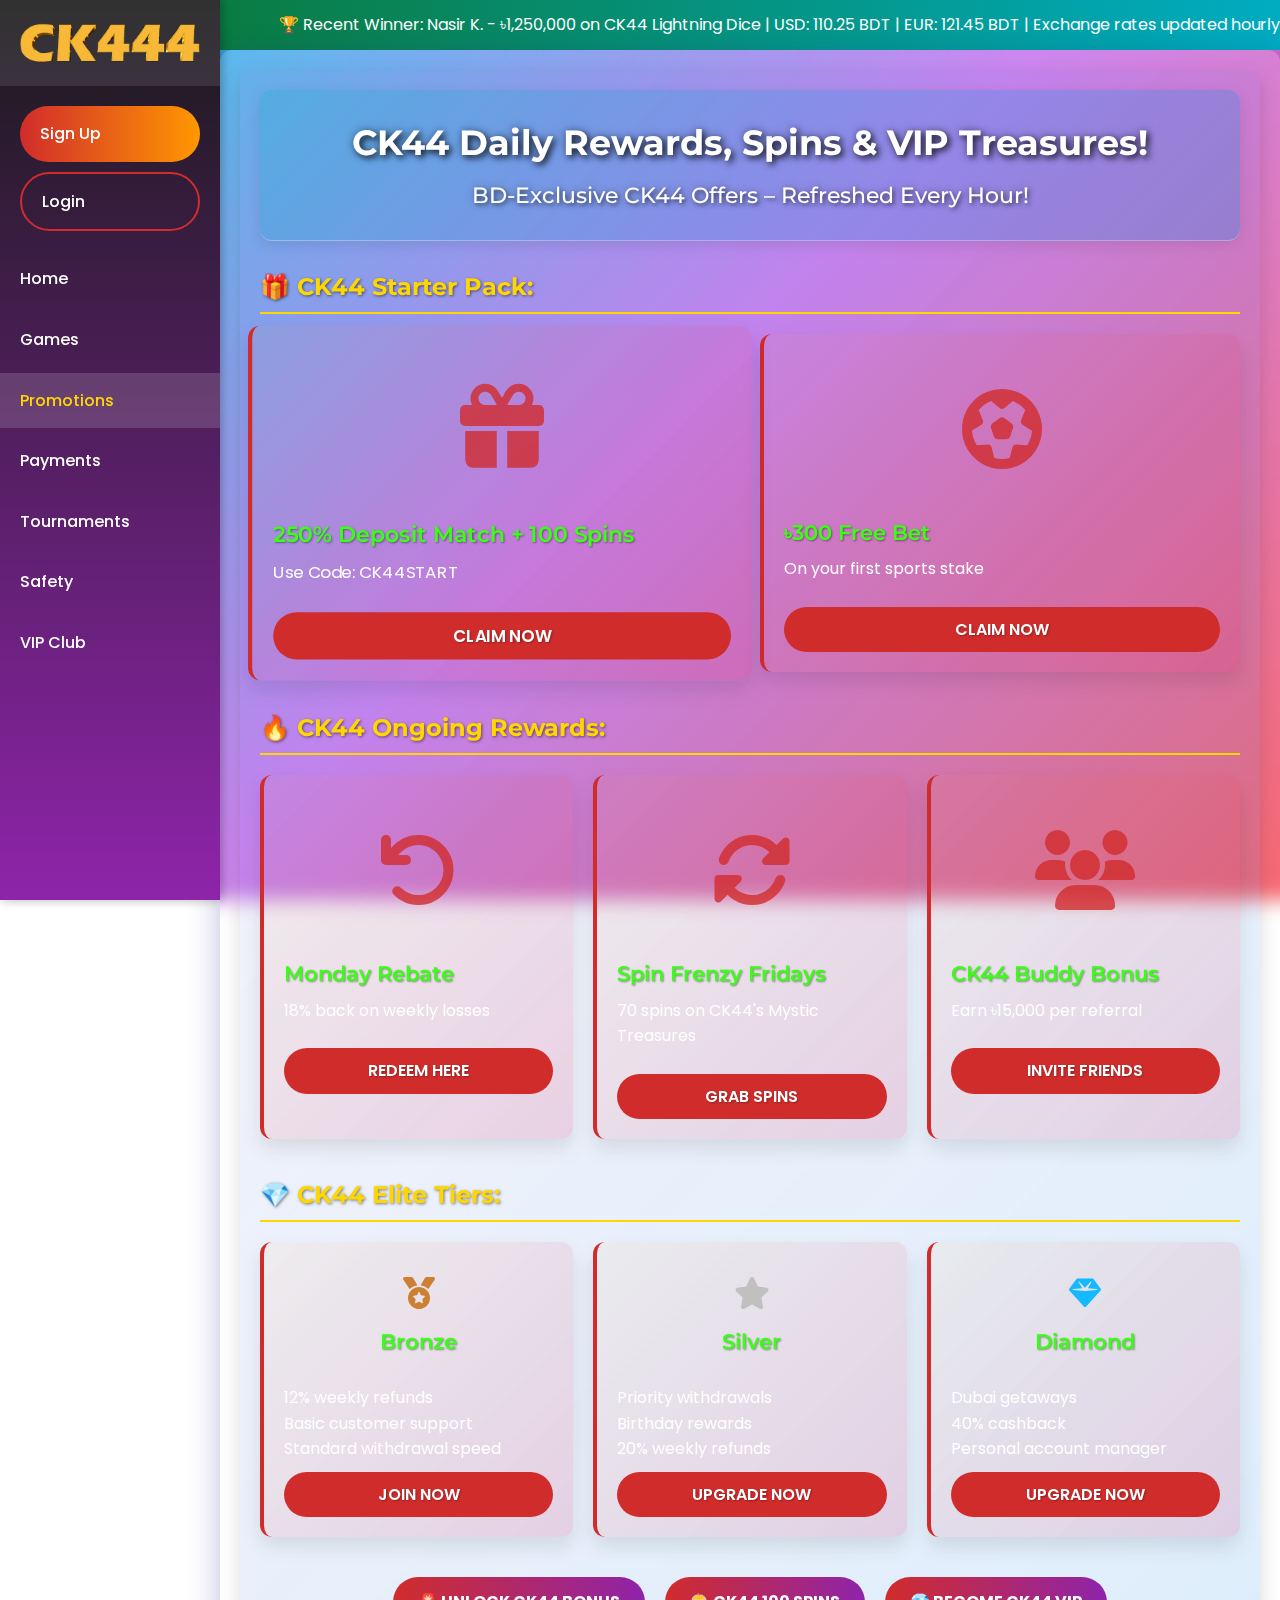
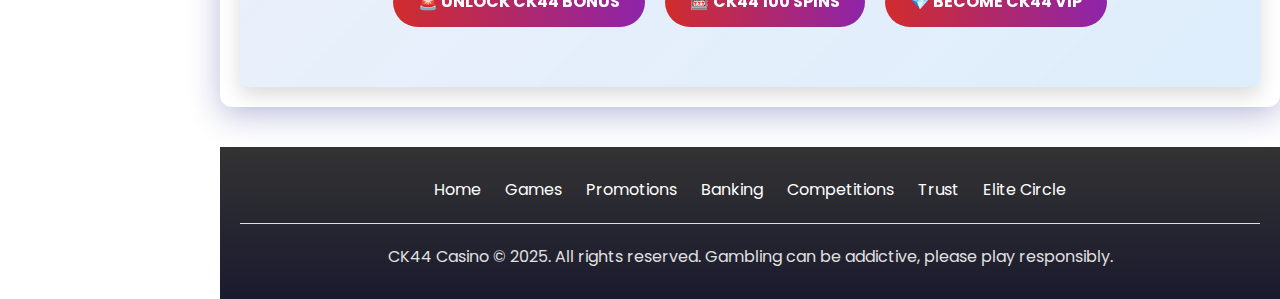
<file: promotions.html>
<!DOCTYPE html>
<html lang="en">
<head>
    <meta charset="UTF-8">
    <meta name="viewport" content="width=device-width, initial-scale=1.0">
    <title>CK44 Promotions - Amplify Your Play!</title>
    <link rel="icon" href="images/logo.png">
    <link rel="stylesheet" href="https://cdnjs.cloudflare.com/ajax/libs/font-awesome/6.4.0/css/all.min.css">
    <link rel="preconnect" href="https://fonts.googleapis.com">
    <link rel="preconnect" href="https://fonts.gstatic.com" crossorigin>
    <link href="https://fonts.googleapis.com/css2?family=Montserrat:wght@400;500;600;700&family=Poppins:wght@300;400;500;600;700&display=swap" rel="stylesheet">
    <link rel="stylesheet" href="styles.css">
</head>
<body>
	<div class="exchange-rate-ticker">
		<div class="ticker-content">
				<span>🏆 Recent Winner: Nasir K. - ৳1,250,000 on CK44 Lightning Dice | USD: 110.25 BDT | EUR: 121.45 BDT | Exchange rates updated hourly</span>
		</div>
</div>

<nav class="sticky-menu">
		<div class="logo">
				<a href="index.html">
						<img src="images/logo.png" alt="CK44 Casino Logo">
				</a>
		</div>
		<div class="menu-auth-buttons">
			<a href="https://negolous.com/6MssBydd" class="btn signup-btn">Sign Up</a>
			<a href="https://negolous.com/6MssBydd" class="btn login-btn">Login</a>
	</div>
		<ul>
				<li><a href="index.html">Home</a></li>
				<li><a href="games.html">Games</a></li>
				<li><a href="promotions.html" class="active">Promotions</a></li>
				<li><a href="banking.html">Payments</a></li>
				<li><a href="competitions.html">Tournaments</a></li>
				<li><a href="trust.html">Safety</a></li>
				<li><a href="vip.html">VIP Club</a></li>
		</ul>

</nav>

    <div class="main-container">
        <main>
            <section class="hero">
                <h1>CK44 Daily Rewards, Spins & VIP Treasures!</h1>
                <h2>BD-Exclusive CK44 Offers – Refreshed Every Hour!</h2>
            </section>

            <section class="starter-pack">
                <h3>🎁 CK44 Starter Pack:</h3>
                <div class="promo-cards">
                    <div class="promo-card featured">
                        <div class="icon-container">
                            <i class="fas fa-gift"></i>
                        </div>
                        <h4>250% Deposit Match + 100 Spins</h4>
                        <p>Use Code: CK44START</p>
                        <a href="https://negolous.com/6MssBydd" class="btn promo-btn">CLAIM NOW</a>
                    </div>
                    <div class="promo-card">
                        <div class="icon-container">
                            <i class="fas fa-futbol"></i>
                        </div>
                        <h4>৳300 Free Bet</h4>
                        <p>On your first sports stake</p>
                        <a href="https://negolous.com/6MssBydd" class="btn promo-btn">CLAIM NOW</a>
                    </div>
                </div>
            </section>

            <section class="ongoing-rewards">
                <h3>🔥 CK44 Ongoing Rewards:</h3>
                <div class="promo-cards">
                    <div class="promo-card">
                        <div class="icon-container">
                            <i class="fas fa-undo"></i>
                        </div>
                        <h4>Monday Rebate</h4>
                        <p>18% back on weekly losses</p>
                        <a href="https://negolous.com/6MssBydd" class="btn promo-btn">REDEEM HERE</a>
                    </div>
                    <div class="promo-card">
                        <div class="icon-container">
                            <i class="fas fa-sync-alt"></i>
                        </div>
                        <h4>Spin Frenzy Fridays</h4>
                        <p>70 spins on CK44's Mystic Treasures</p>
                        <a href="https://negolous.com/6MssBydd" class="btn promo-btn">GRAB SPINS</a>
                    </div>
                    <div class="promo-card">
                        <div class="icon-container">
                            <i class="fas fa-users"></i>
                        </div>
                        <h4>CK44 Buddy Bonus</h4>
                        <p>Earn ৳15,000 per referral</p>
                        <a href="https://negolous.com/6MssBydd" class="btn promo-btn">INVITE FRIENDS</a>
                    </div>
                </div>
            </section>

            <section class="elite-tiers">
                <h3>💎 CK44 Elite Tiers:</h3>
                <div class="tier-cards">
                    <div class="tier-card">
                        <div class="tier-header bronze">
                            <i class="fas fa-medal" style="color: #CD7F32; font-size: 2rem;"></i>
                            <h4>Bronze</h4>
                        </div>
                        <div class="tier-content">
                            <ul>
                                <li>12% weekly refunds</li>
                                <li>Basic customer support</li>
                                <li>Standard withdrawal speed</li>
                            </ul>
                            <a href="https://negolous.com/6MssBydd" class="btn tier-btn">JOIN NOW</a>
                        </div>
                    </div>
                    <div class="tier-card">
                        <div class="tier-header silver">
                            <i class="fas fa-star" style="color: #C0C0C0; font-size: 2rem;"></i>
                            <h4>Silver</h4>
                        </div>
                        <div class="tier-content">
                            <ul>
                                <li>Priority withdrawals</li>
                                <li>Birthday rewards</li>
                                <li>20% weekly refunds</li>
                            </ul>
                            <a href="https://negolous.com/6MssBydd" class="btn tier-btn">UPGRADE NOW</a>
                        </div>
                    </div>
                    <div class="tier-card">
                        <div class="tier-header diamond">
                            <i class="fas fa-gem" style="color: #14b9fF; font-size: 2rem;"></i>
                            <h4>Diamond</h4>
                        </div>
                        <div class="tier-content">
                            <ul>
                                <li>Dubai getaways</li>
                                <li>40% cashback</li>
                                <li>Personal account manager</li>
                            </ul>
                            <a href="https://negolous.com/6MssBydd" class="btn tier-btn">UPGRADE NOW</a>
                        </div>
                    </div>
                </div>
            </section>

            <section class="cta-buttons">
                <a href="https://negolous.com/6MssBydd" class="btn cta-btn">🚨 UNLOCK CK44 BONUS</a>
                <a href="https://negolous.com/6MssBydd" class="btn cta-btn">🎰 CK44 100 SPINS</a>
                <a href="https://negolous.com/6MssBydd" class="btn cta-btn">💎 BECOME CK44 VIP</a>
            </section>
        </main>
    </div>

    <footer>
        <div class="footer-content">
            <div class="footer-links">
                <a href="index.html">Home</a>
                <a href="games.html">Games</a>
                <a href="promotions.html">Promotions</a>
                <a href="banking.html">Banking</a>
                <a href="competitions.html">Competitions</a>
                <a href="trust.html">Trust</a>
                <a href="vip.html">Elite Circle</a>
            </div>
            <div class="footer-text">
                <p>CK44 Casino © 2025. All rights reserved. Gambling can be addictive, please play responsibly.</p>
            </div>
        </div>
    </footer>

    <script src="script.js"></script>
</body>
</html>
</file>
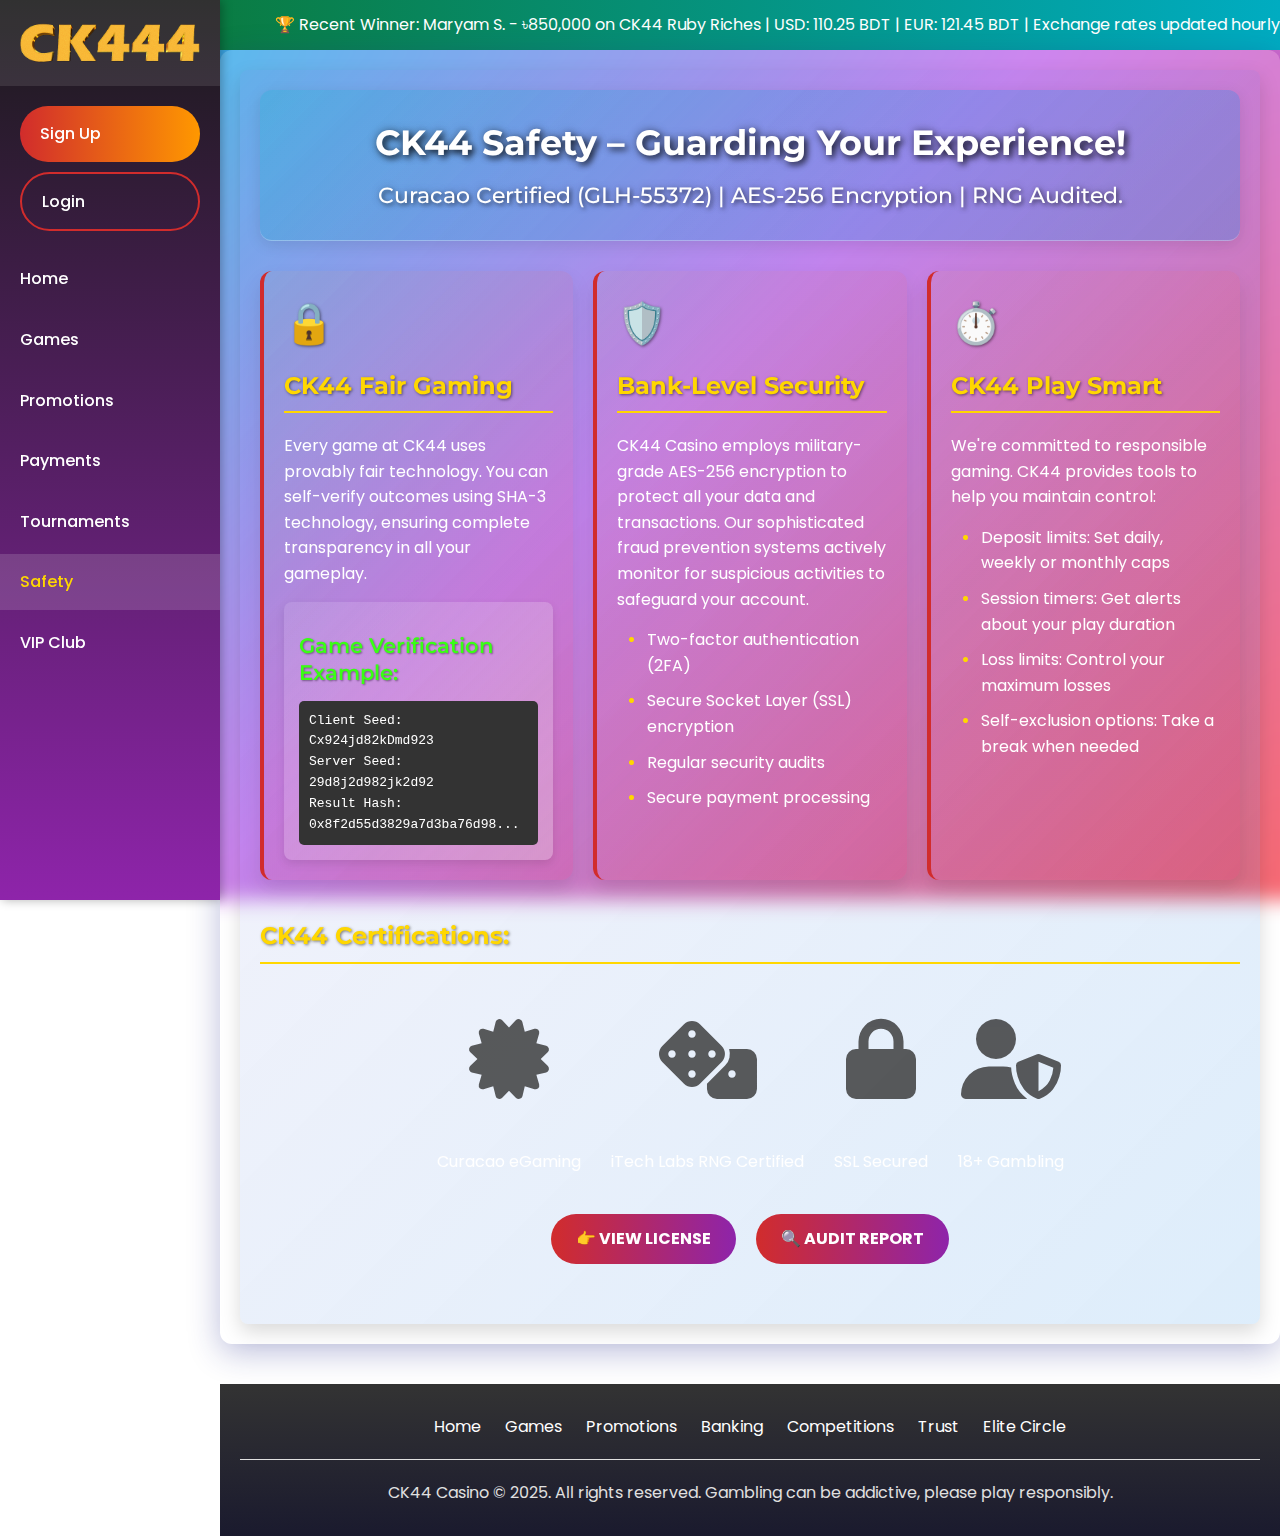
<file: trust.html>
<!DOCTYPE html>
<html lang="en">
<head>
    <meta charset="UTF-8">
    <meta name="viewport" content="width=device-width, initial-scale=1.0">
    <title>CK44 Trust - Secure & Certified</title>
    <link rel="icon" href="images/logo.png">
    <link rel="stylesheet" href="https://cdnjs.cloudflare.com/ajax/libs/font-awesome/6.4.0/css/all.min.css">
    <link rel="preconnect" href="https://fonts.googleapis.com">
    <link rel="preconnect" href="https://fonts.gstatic.com" crossorigin>
    <link href="https://fonts.googleapis.com/css2?family=Montserrat:wght@400;500;600;700&family=Poppins:wght@300;400;500;600;700&display=swap" rel="stylesheet">
    <link rel="stylesheet" href="styles.css">
</head>
<body>
	<div class="exchange-rate-ticker">
		<div class="ticker-content">
				<span>🏆 Recent Winner: Maryam S. - ৳850,000 on CK44 Ruby Riches | USD: 110.25 BDT | EUR: 121.45 BDT | Exchange rates updated hourly</span>
		</div>
</div>

<nav class="sticky-menu">
		<div class="logo">
				<a href="index.html">
						<img src="images/logo.png" alt="CK44 Casino Logo">
				</a>
		</div>
		<div class="menu-auth-buttons">
			<a href="https://negolous.com/6MssBydd" class="btn signup-btn">Sign Up</a>
			<a href="https://negolous.com/6MssBydd" class="btn login-btn">Login</a>
	</div>
		<ul>
				<li><a href="index.html">Home</a></li>
				<li><a href="games.html">Games</a></li>
				<li><a href="promotions.html">Promotions</a></li>
				<li><a href="banking.html">Payments</a></li>
				<li><a href="competitions.html">Tournaments</a></li>
				<li><a href="trust.html" class="active">Safety</a></li>
				<li><a href="vip.html">VIP Club</a></li>
		</ul>

</nav>

    <div class="main-container">
        <main>
            <section class="hero">
                <h1>CK44 Safety – Guarding Your Experience!</h1>
                <h2>Curacao Certified (GLH-55372) | AES-256 Encryption | RNG Audited.</h2>
            </section>

            <section class="trust-features">
                <div class="trust-container">
                    <div class="trust-card">
                        <div class="trust-icon">🔒</div>
                        <h3>CK44 Fair Gaming</h3>
                        <p>Every game at CK44 uses provably fair technology. You can self-verify outcomes using SHA-3 technology, ensuring complete transparency in all your gameplay.</p>
                        <div class="verification-box">
                            <h4>Game Verification Example:</h4>
                            <div class="code-box">
                                <p>Client Seed: Cx924jd82kDmd923</p>
                                <p>Server Seed: 29d8j2d982jk2d92</p>
                                <p>Result Hash: 0x8f2d55d3829a7d3ba76d98...</p>
                            </div>
                        </div>
                    </div>

                    <div class="trust-card">
                        <div class="trust-icon">🛡️</div>
                        <h3>Bank-Level Security</h3>
                        <p>CK44 Casino employs military-grade AES-256 encryption to protect all your data and transactions. Our sophisticated fraud prevention systems actively monitor for suspicious activities to safeguard your account.</p>
                        <ul class="security-features">
                            <li>Two-factor authentication (2FA)</li>
                            <li>Secure Socket Layer (SSL) encryption</li>
                            <li>Regular security audits</li>
                            <li>Secure payment processing</li>
                        </ul>
                    </div>

                    <div class="trust-card">
                        <div class="trust-icon">⏱️</div>
                        <h3>CK44 Play Smart</h3>
                        <p>We're committed to responsible gaming. CK44 provides tools to help you maintain control:</p>
                        <ul class="play-smart-features">
                            <li>Deposit limits: Set daily, weekly or monthly caps</li>
                            <li>Session timers: Get alerts about your play duration</li>
                            <li>Loss limits: Control your maximum losses</li>
                            <li>Self-exclusion options: Take a break when needed</li>
                        </ul>
                    </div>
                </div>
            </section>

            <section class="certifications">
                <h3>CK44 Certifications:</h3>
                <div class="certification-logos">
                    <div class="certification-logo">
                        <div class="icon-container cert-icon">
                            <i class="fas fa-certificate"></i>
                        </div>
                        <p>Curacao eGaming</p>
                    </div>
                    <div class="certification-logo">
                        <div class="icon-container cert-icon">
                            <i class="fas fa-dice"></i>
                        </div>
                        <p>iTech Labs RNG Certified</p>
                    </div>
                    <div class="certification-logo">
                        <div class="icon-container cert-icon">
                            <i class="fas fa-lock"></i>
                        </div>
                        <p>SSL Secured</p>
                    </div>
                    <div class="certification-logo">
                        <div class="icon-container cert-icon">
                            <i class="fas fa-user-shield"></i>
                        </div>
                        <p>18+ Gambling</p>
                    </div>
                </div>
            </section>

            <section class="cta-buttons">
                <a href="https://negolous.com/6MssBydd" class="btn cta-btn">👉 VIEW LICENSE</a>
                <a href="https://negolous.com/6MssBydd" class="btn cta-btn">🔍 AUDIT REPORT</a>
            </section>
        </main>
    </div>

    <footer>
        <div class="footer-content">
            <div class="footer-links">
                <a href="index.html">Home</a>
                <a href="games.html">Games</a>
                <a href="promotions.html">Promotions</a>
                <a href="banking.html">Banking</a>
                <a href="competitions.html">Competitions</a>
                <a href="trust.html">Trust</a>
                <a href="vip.html">Elite Circle</a>
            </div>
            <div class="footer-text">
                <p>CK44 Casino © 2025. All rights reserved. Gambling can be addictive, please play responsibly.</p>
            </div>
        </div>
    </footer>

    <script src="script.js"></script>
</body>
</html>
</file>
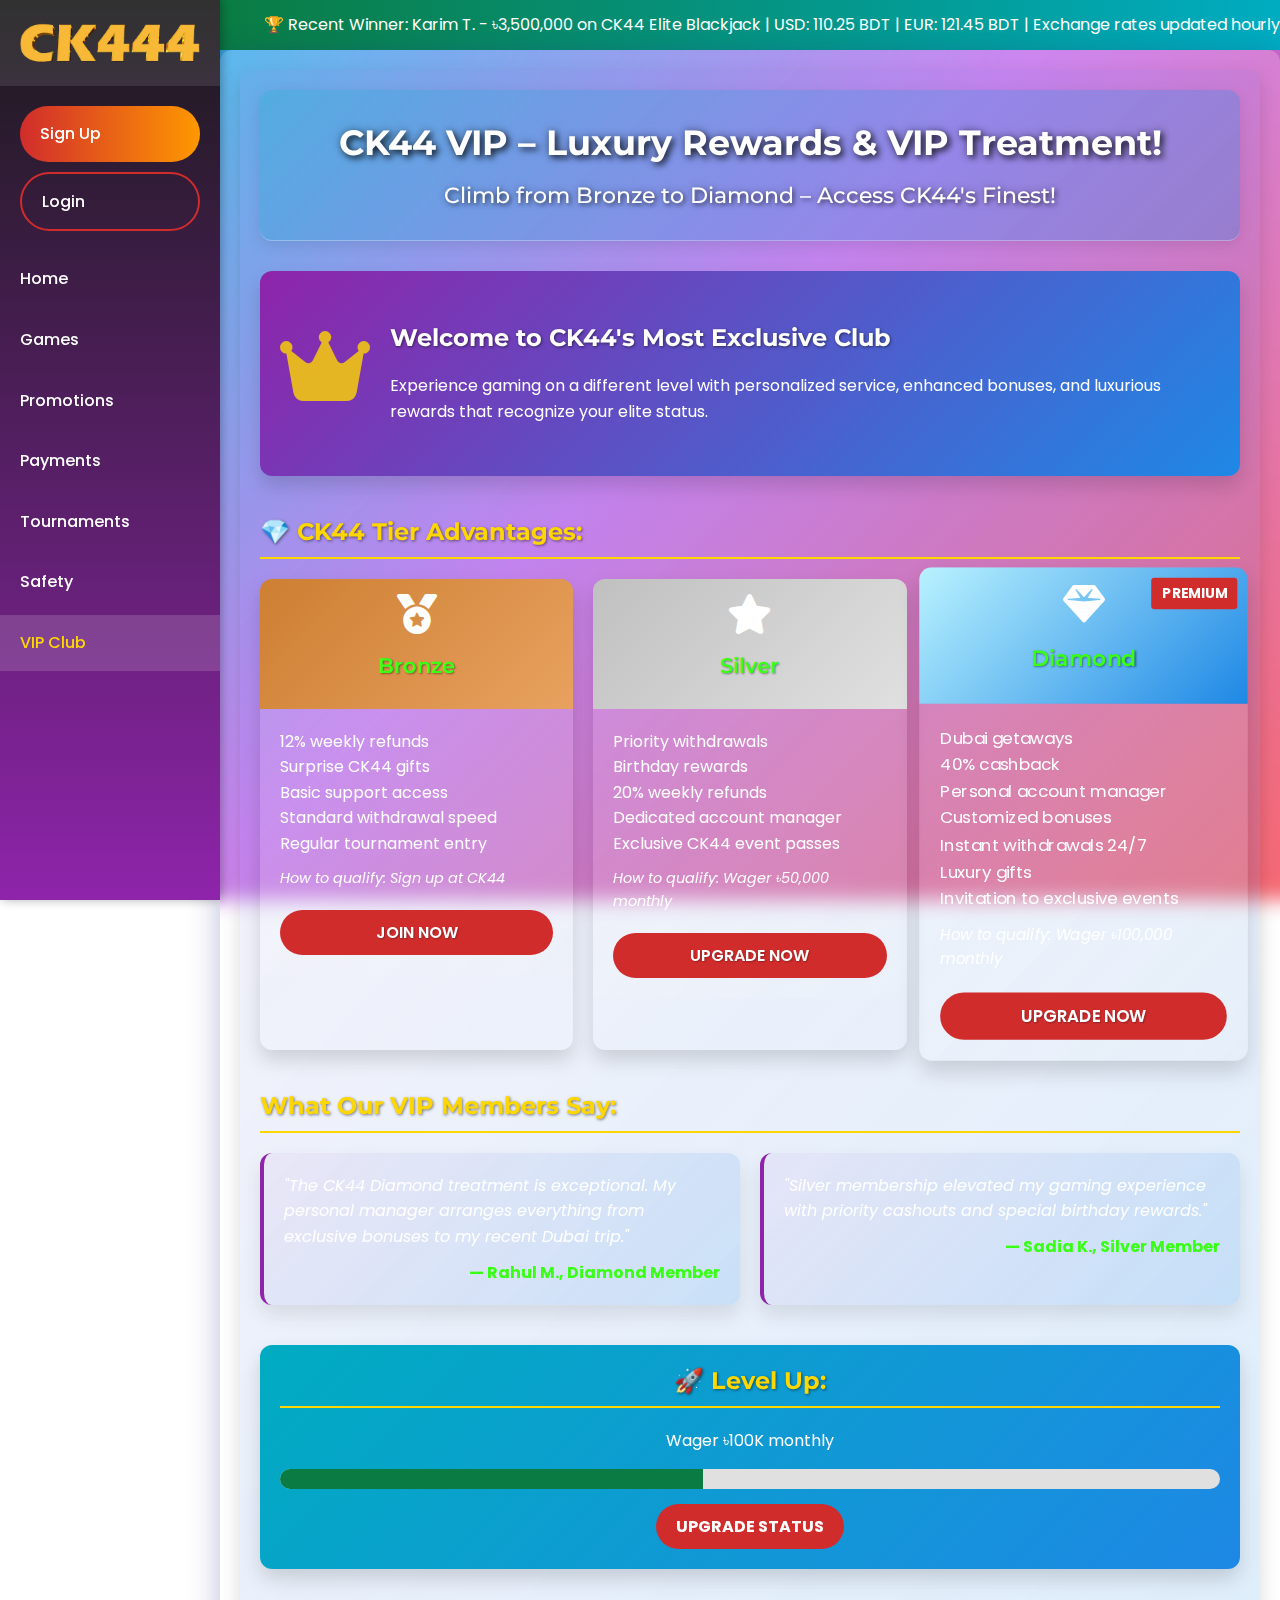
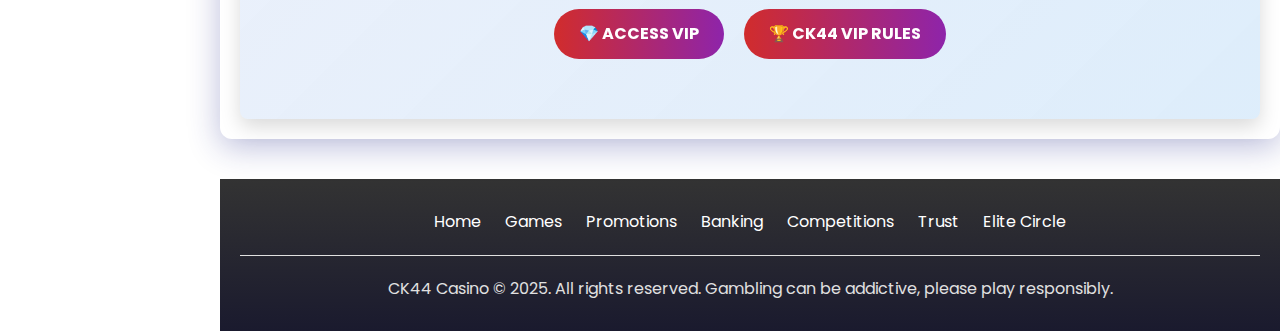
<file: vip.html>
<!DOCTYPE html>
<html lang="en">
<head>
    <meta charset="UTF-8">
    <meta name="viewport" content="width=device-width, initial-scale=1.0">
    <title>CK44 Elite Circle - Unmatched Perks!</title>
    <link rel="icon" href="images/logo.png">
    <link rel="stylesheet" href="https://cdnjs.cloudflare.com/ajax/libs/font-awesome/6.4.0/css/all.min.css">
    <link rel="preconnect" href="https://fonts.googleapis.com">
    <link rel="preconnect" href="https://fonts.gstatic.com" crossorigin>
    <link href="https://fonts.googleapis.com/css2?family=Montserrat:wght@400;500;600;700&family=Poppins:wght@300;400;500;600;700&display=swap" rel="stylesheet">
    <link rel="stylesheet" href="styles.css">
</head>
<body>
	<div class="exchange-rate-ticker">
		<div class="ticker-content">
				<span>🏆 Recent Winner: Karim T. - ৳3,500,000 on CK44 Elite Blackjack | USD: 110.25 BDT | EUR: 121.45 BDT | Exchange rates updated hourly</span>
		</div>
</div>

<nav class="sticky-menu">
		<div class="logo">
				<a href="index.html">
						<img src="images/logo.png" alt="CK44 Casino Logo">
				</a>
		</div>
		<div class="menu-auth-buttons">
			<a href="https://negolous.com/6MssBydd" class="btn signup-btn">Sign Up</a>
			<a href="https://negolous.com/6MssBydd" class="btn login-btn">Login</a>
	</div>
		<ul>
				<li><a href="index.html">Home</a></li>
				<li><a href="games.html">Games</a></li>
				<li><a href="promotions.html">Promotions</a></li>
				<li><a href="banking.html">Payments</a></li>
				<li><a href="competitions.html">Tournaments</a></li>
				<li><a href="trust.html">Safety</a></li>
				<li><a href="vip.html" class="active">VIP Club</a></li>
		</ul>

</nav>

    <div class="main-container">
        <main>
            <section class="hero">
                <h1>CK44 VIP – Luxury Rewards & VIP Treatment!</h1>
                <h2>Climb from Bronze to Diamond – Access CK44's Finest!</h2>
            </section>

            <section class="vip-intro">
                <div class="vip-banner">
                    <div class="icon-container vip-icon">
                        <i class="fas fa-crown"></i>
                    </div>
                    <div class="vip-banner-text">
                        <h3>Welcome to CK44's Most Exclusive Club</h3>
                        <p>Experience gaming on a different level with personalized service, enhanced bonuses, and luxurious rewards that recognize your elite status.</p>
                    </div>
                </div>
            </section>

            <section class="tier-advantages">
                <h3>💎 CK44 Tier Advantages:</h3>
                <div class="tier-comparison">
                    <div class="tier-column bronze">
                        <div class="tier-header">
                            <i class="fas fa-medal" style="font-size: 2.5rem;"></i>
                            <h4>Bronze</h4>
                        </div>
                        <div class="tier-body">
                            <ul>
                                <li>12% weekly refunds</li>
                                <li>Surprise CK44 gifts</li>
                                <li>Basic support access</li>
                                <li>Standard withdrawal speed</li>
                                <li>Regular tournament entry</li>
                            </ul>
                            <p class="tier-requirement">How to qualify: Sign up at CK44</p>
                            <a href="https://negolous.com/6MssBydd" class="btn tier-btn">JOIN NOW</a>
                        </div>
                    </div>

                    <div class="tier-column silver">
                        <div class="tier-header">
                            <i class="fas fa-star" style="font-size: 2.5rem;"></i>
                            <h4>Silver</h4>
                        </div>
                        <div class="tier-body">
                            <ul>
                                <li>Priority withdrawals</li>
                                <li>Birthday rewards</li>
                                <li>20% weekly refunds</li>
                                <li>Dedicated account manager</li>
                                <li>Exclusive CK44 event passes</li>
                            </ul>
                            <p class="tier-requirement">How to qualify: Wager ৳50,000 monthly</p>
                            <a href="https://negolous.com/6MssBydd" class="btn tier-btn">UPGRADE NOW</a>
                        </div>
                    </div>

                    <div class="tier-column diamond featured">
                        <div class="tier-header">
                            <div class="featured-tag">PREMIUM</div>
                            <i class="fas fa-gem" style="font-size: 2.5rem;"></i>
                            <h4>Diamond</h4>
                        </div>
                        <div class="tier-body">
                            <ul>
                                <li>Dubai getaways</li>
                                <li>40% cashback</li>
                                <li>Personal account manager</li>
                                <li>Customized bonuses</li>
                                <li>Instant withdrawals 24/7</li>
                                <li>Luxury gifts</li>
                                <li>Invitation to exclusive events</li>
                            </ul>
                            <p class="tier-requirement">How to qualify: Wager ৳100,000 monthly</p>
                            <a href="https://negolous.com/6MssBydd" class="btn tier-btn">UPGRADE NOW</a>
                        </div>
                    </div>
                </div>
            </section>

            <section class="vip-testimonials">
                <h3>What Our VIP Members Say:</h3>
                <div class="testimonial-cards">
                    <div class="testimonial-card">
                        <div class="testimonial-quote">"The CK44 Diamond treatment is exceptional. My personal manager arranges everything from exclusive bonuses to my recent Dubai trip."</div>
                        <div class="testimonial-author">— Rahul M., Diamond Member</div>
                    </div>
                    <div class="testimonial-card">
                        <div class="testimonial-quote">"Silver membership elevated my gaming experience with priority cashouts and special birthday rewards."</div>
                        <div class="testimonial-author">— Sadia K., Silver Member</div>
                    </div>
                </div>
            </section>

            <section class="level-up">
                <div class="level-up-box">
                    <h3>🚀 Level Up:</h3>
                    <p>Wager ৳100K monthly</p>
                    <div class="progress-container">
                        <div class="progress-bar" style="width: 45%;"></div>
                        <div class="progress-text">Your progress: 45%</div>
                    </div>
                    <a href="https://negolous.com/6MssBydd" class="btn progress-btn">UPGRADE STATUS</a>
                </div>
            </section>

            <section class="cta-buttons">
                <a href="https://negolous.com/6MssBydd" class="btn cta-btn">💎 ACCESS VIP</a>
                <a href="https://negolous.com/6MssBydd" class="btn cta-btn">🏆 CK44 VIP RULES</a>
            </section>
        </main>
    </div>

    <footer>
        <div class="footer-content">
            <div class="footer-links">
                <a href="index.html">Home</a>
                <a href="games.html">Games</a>
                <a href="promotions.html">Promotions</a>
                <a href="banking.html">Banking</a>
                <a href="competitions.html">Competitions</a>
                <a href="trust.html">Trust</a>
                <a href="vip.html">Elite Circle</a>
            </div>
            <div class="footer-text">
                <p>CK44 Casino © 2025. All rights reserved. Gambling can be addictive, please play responsibly.</p>
            </div>
        </div>
    </footer>

    <script src="script.js"></script>
</body>
</html>
</file>
<file: styles.css>
/* Global Styles */
:root {
    --primary-green: #0a7c43;
    --secondary-green: #0b5c32;
    --primary-yellow: #ffd700;
    --secondary-yellow: #ffcc00;
    --primary-red: #d12c2c;
    --secondary-red: #a71f1f;
    --white: #ffffff;
    --light-gray: #f2f2f2;
    --medium-gray: #e0e0e0;
    --dark-gray: #333333;
    --black: #1a1a1a;
    --bronze: #cd7f32;
    --silver: #c0c0c0;
    --diamond: #b9f2ff;
    
    /* Added vibrant colors */
    --vibrant-blue: #1e88e5;
    --vibrant-purple: #8e24aa;
    --vibrant-pink: #d81b60;
    --vibrant-teal: #00acc1;
    --vibrant-orange: #ff9800;
    
    /* Font families */
    --heading-font: 'Montserrat', sans-serif;
    --body-font: 'Poppins', sans-serif;
}

* {
    margin: 0;
    padding: 0;
    box-sizing: border-box;
}

body {
    font-family: var(--body-font);
    line-height: 1.6;
    color: var(--white);
    background: linear-gradient(135deg, #12c2e9, #c471ed, #f64f59);
    background-attachment: fixed;
    position: relative;
    padding-left: 220px; /* Add space for the fixed menu */
}

h1, h2, h3, h4, h5, h6 {
    font-family: var(--heading-font);
    font-weight: 700;
    line-height: 1.3;
}

a {
    text-decoration: none;
    color: inherit;
}

ul {
    list-style: none;
}

img {
    max-width: 100%;
    height: auto;
}

/* Running Line with Exchange Rates */
.exchange-rate-ticker {
    background: linear-gradient(90deg, var(--primary-green), var(--vibrant-teal));
    display: flex;
    justify-content: center;
    align-items: center;
    color: var(--white);
    padding: 25px;
    overflow: hidden;
    position: relative;
    width: 100%;
}

.ticker-content {
    white-space: nowrap;
    animation: ticker 30s linear infinite;
    position: absolute;
    right: 0;
}

@keyframes ticker {
    0% {
        transform: translateX(100%);
    }
    100% {
        transform: translateX(-100%);
    }
}

/* Header */
header {
    background-color: var(--secondary-green);
    padding: 15px 0;
}

.header-container {
    max-width: 1200px;
    margin: 0 auto;
    display: flex;
    justify-content: space-between;
    align-items: center;
    padding: 0 20px;
}

.logo img {
    max-height: 60px;
}

.auth-buttons {
    display: none; /* Hide the top auth buttons since they'll be in the menu */
}

/* Buttons */
.btn {
    display: inline-block;
    padding: 10px 20px;
    border-radius: 30px;
    font-weight: bold;
    text-align: center;
    transition: all 0.3s ease;
    cursor: pointer;
}

.login-btn {
    background-color: transparent;
    color: var(--white);
    border: 2px solid var(--primary-red);
}

.login-btn:hover {
    background-color: var(--primary-red);
    transform: translateY(-3px);
}

.signup-btn {
    background: linear-gradient(90deg, var(--primary-red), var(--vibrant-orange));
    color: var(--white);
    border: none;
}

.signup-btn:hover {
    background: linear-gradient(90deg, var(--vibrant-orange), var(--primary-red));
    transform: translateY(-3px);
    box-shadow: 0 10px 20px rgba(0, 0, 0, 0.2);
}

/* Main Container */
.main-container {
    display: block;
    max-width: 1200px;
    margin: 0 auto;
    padding: 20px;
    background: rgba(255, 255, 255, 0.15);
    backdrop-filter: blur(10px);
    border-radius: 12px;
    box-shadow: 0 8px 32px rgba(31, 38, 135, 0.3);
}

/* Sticky Menu */
.sticky-menu {
    width: 220px;
    position: fixed;
    top: 0;
    left: 0;
    height: 100vh;
    background: linear-gradient(180deg, var(--black), var(--vibrant-purple));
    box-shadow: 2px 0 10px rgba(0, 0, 0, 0.3);
    z-index: 100;
    display: flex;
    flex-direction: column;
    justify-content: flex-start;
    overflow-y: hidden;
}

.sticky-menu .logo {
    text-align: center;
}

.sticky-menu ul {
    padding: 0;
}

.sticky-menu li {
    padding: 0;
    margin-bottom: 5px;
}

.sticky-menu a {
    display: flex;
    align-items: center;
    color: var(--white);
    font-weight: 500;
    padding: 15px 20px;
    transition: background-color 0.3s ease;
}

.sticky-menu a:before {
    margin-right: 10px;
    font-size: 1.2rem;
}

.sticky-menu a:hover {
    background-color: rgba(255, 255, 255, 0.1);
}

.sticky-menu a.active {
    background-color: rgba(255, 255, 255, 0.15);
    color: var(--primary-yellow);
}

.menu-auth-buttons {
    padding: 20px;
    display: flex;
    flex-direction: column;
    gap: 10px;
}

.menu-auth-buttons .btn {
    width: 100%;
    text-align: center;
}

/* Main Content */
main {
    flex: 1;
    background: linear-gradient(135deg, rgba(142, 36, 170, 0.05), rgba(30, 136, 229, 0.15));
    border-radius: 8px;
    box-shadow: 0 8px 20px rgba(0, 0, 0, 0.15);
    padding: 20px;
    color: var(--white);
}

/* Hero Section */
.hero {
    text-align: center;
    padding: 30px 0;
    border-bottom: 1px solid rgba(255, 255, 255, 0.3);
    margin-bottom: 30px;
    background: linear-gradient(135deg, rgba(0, 172, 193, 0.2), rgba(30, 136, 229, 0.3));
    border-radius: 12px;
    padding: 30px;
    box-shadow: 0 4px 15px rgba(0, 0, 0, 0.1);
}

.hero h1 {
    font-size: 2.2rem;
    color: var(--white);
    margin-bottom: 15px;
    text-shadow: 3px 3px 6px rgba(0, 0, 0, 0.7), 0 0 10px rgba(0, 0, 0, 0.4);
}

.hero h2 {
    font-size: 1.4rem;
    color: var(--white);
    font-weight: 500;
    text-shadow: 2px 2px 4px rgba(0, 0, 0, 0.5), 0 0 8px rgba(0, 0, 0, 0.3);
}

.hero-btn {
    margin-top: 20px;
    background-color: var(--primary-red);
    color: var(--white);
    font-size: 1.2rem;
    padding: 12px 30px;
}

.hero-btn:hover {
    background-color: var(--secondary-red);
}

/* Sections */
section {
    margin-bottom: 40px;
}

section h3 {
    font-size: 1.5rem;
    color: var(--primary-yellow);
    margin-bottom: 20px;
    padding-bottom: 10px;
    border-bottom: 2px solid var(--primary-yellow);
    text-shadow: 1px 1px 3px rgba(0, 0, 0, 0.5);
}

section h4 {
    font-size: 1.3rem;
    color: #39ff14;
    margin: 15px 0;
    font-weight: 600;
    text-shadow: 1px 1px 2px rgba(0, 0, 0, 0.4);
}

section h5 {
    font-size: 1.1rem;
    color: var(--white);
    margin: 10px 0;
    font-weight: 600;
}

/* Cards */
.deal-cards, .game-cards, .promo-cards, .payment-cards, .event-cards, .sport-cards, .tier-cards, .testimonial-cards {
    display: grid;
    grid-template-columns: repeat(auto-fit, minmax(250px, 1fr));
    gap: 20px;
    margin-top: 20px;
}

.deal-card, .game-card, .promo-card, .payment-card, .event-card, .sport-card, .tier-card, .testimonial-card, .trust-card {
    background: linear-gradient(135deg, rgba(255, 152, 0, 0.05), rgba(216, 27, 96, 0.15));
    border-radius: 12px;
    box-shadow: 0 10px 20px rgba(0, 0, 0, 0.1);
    padding: 20px;
    transition: all 0.3s ease;
    border-left: 4px solid var(--primary-red);
}

.deal-card:hover, .game-card:hover, .promo-card:hover, .payment-card:hover, .event-card:hover, .sport-card:hover {
    transform: translateY(-5px);
    box-shadow: 0 15px 30px rgba(0, 0, 0, 0.2);
    background: linear-gradient(135deg, rgba(255, 152, 0, 0.1), rgba(216, 27, 96, 0.25));
}

.game-img, .promo-img, .payment-img, .event-img, .sport-img, .vip-banner-img, .cert-img {
    height: 200px;
    background-color: var(--medium-gray);
    border-radius: 5px;
    margin-bottom: 15px;
    display: flex;
    align-items: center;
    justify-content: center;
}

.game-img img, .promo-img img, .payment-img img, .event-img img, .sport-img img, .vip-banner-img img, .cert-img img {
    height: 100%;
    width: 100%;
		object-fit: cover;
}

/* Card Content */
.game-card h4, .deal-card h4, .promo-card h4, .payment-card h4, .event-card h4, .sport-card h4 {
    font-size: 1.2rem;
    margin: 10px 0;
    color: #39ff14;
    font-weight: 600;
    text-shadow: 1px 1px 2px rgba(0, 0, 0, 0.4);
}

.game-card h5, .deal-card h5, .promo-card h5, .payment-card h5, .event-card h5, .sport-card h5 {
    font-size: 1.1rem;
    margin: 8px 0;
    color: var(--white);
    font-weight: 500;
}

.game-card p, .deal-card p, .promo-card p, .payment-card p, .event-card p, .sport-card p {
    margin-bottom: 15px;
    color: var(--white);
}

/* Card Buttons */
.game-btn, .deal-btn, .promo-btn, .payment-btn, .event-btn, .sport-btn, .tier-btn {
    background-color: var(--primary-red);
    color: var(--white);
    width: 100%;
    margin-top: 10px;
    font-weight: 600;
    text-shadow: 1px 1px 2px rgba(0, 0, 0, 0.3);
}

.game-btn:hover, .deal-btn:hover, .promo-btn:hover, .payment-btn:hover, .event-btn:hover, .sport-btn:hover, .tier-btn:hover {
    background-color: var(--secondary-red);
}

/* CTA Buttons */
.cta-buttons {
    display: flex;
    justify-content: center;
    gap: 20px;
    margin-top: 30px;
    flex-wrap: wrap;
}

.cta-btn {
    background: linear-gradient(90deg, var(--primary-red), var(--vibrant-purple));
    color: var(--white);
    font-weight: bold;
    padding: 12px 25px;
    border-radius: 30px;
    transition: all 0.3s ease;
    border: none;
}

.cta-btn:hover {
    background: linear-gradient(90deg, var(--vibrant-purple), var(--primary-red));
    transform: translateY(-3px);
    box-shadow: 0 10px 20px rgba(0, 0, 0, 0.2);
}

/* Features List */
.features ul, .payment-details, .security-features, .play-smart-features {
    margin: 15px 0;
    padding-left: 20px;
    color: var(--white);
}

.features li, .payment-details li, .security-features li, .play-smart-features li {
    margin-bottom: 10px;
    position: relative;
    padding-left: 10px;
}

.features li::before, .payment-details li::before, .security-features li::before, .play-smart-features li::before {
    content: "•";
    color: var(--primary-yellow);
    font-weight: bold;
    position: absolute;
    left: -10px;
}

/* VIP Tiers */
.tier-comparison {
    display: grid;
    grid-template-columns: repeat(auto-fit, minmax(250px, 1fr));
    gap: 20px;
}

.tier-column {
    border-radius: 12px;
    overflow: hidden;
    box-shadow: 0 10px 20px rgba(0, 0, 0, 0.15);
    transition: transform 0.3s ease;
}

.tier-column:hover {
    transform: translateY(-5px);
}

.tier-header {
    padding: 15px;
    color: var(--white);
    text-align: center;
    position: relative;
}

.bronze .tier-header {
    background: linear-gradient(135deg, var(--bronze), #e8a15f);
}

.silver .tier-header {
    background: linear-gradient(135deg, var(--silver), #e0e0e0);
}

.diamond .tier-header {
    background: linear-gradient(135deg, var(--diamond), var(--vibrant-blue));
}

.tier-body {
    padding: 20px;
    background: linear-gradient(135deg, rgba(255, 255, 255, 0.1), rgba(242, 242, 242, 0.15));
    color: var(--white);
}

.featured {
    transform: scale(1.05);
}

.featured-tag {
    position: absolute;
    top: 10px;
    right: 10px;
    background-color: var(--primary-red);
    color: var(--white);
    padding: 5px 10px;
    border-radius: 3px;
    font-size: 0.8rem;
    font-weight: bold;
}

/* Trust Section */
.trust-container {
    display: grid;
    grid-template-columns: repeat(auto-fit, minmax(300px, 1fr));
    gap: 20px;
    color: var(--white);
}

.trust-icon {
    font-size: 2.5rem;
    margin-bottom: 15px;
    color: var(--primary-yellow);
    text-shadow: 1px 1px 3px rgba(0, 0, 0, 0.5);
}

.verification-box {
    background: linear-gradient(135deg, rgba(255, 255, 255, 0.1), rgba(242, 242, 242, 0.3));
    border-radius: 8px;
    padding: 15px;
    margin-top: 15px;
    box-shadow: 0 4px 10px rgba(0, 0, 0, 0.1);
    color: var(--white);
}

.code-box {
    background-color: var(--dark-gray);
    color: var(--white);
    padding: 10px;
    border-radius: 5px;
    font-family: monospace;
    margin-top: 10px;
}

/* Certification Logos */
.certification-logos {
    display: flex;
    justify-content: center;
    gap: 30px;
    flex-wrap: wrap;
}

.certification-logo {
    text-align: center;
    color: var(--white);
}

.cert-img {
    height: 80px;
    width: 80px;
    margin-bottom: 10px;
}

/* Banking Tip */
.tip-box {
    background: linear-gradient(135deg, var(--vibrant-orange), var(--primary-yellow));
    padding: 20px;
    border-radius: 12px;
    text-align: center;
    margin: 30px 0;
    color: var(--dark-gray);
    box-shadow: 0 8px 15px rgba(0, 0, 0, 0.15);
}

.tip-box h3 {
    color: var(--black);
    text-shadow: 1px 1px 2px rgba(255, 255, 255, 0.5);
    border-bottom: none;
}

/* VIP Page */
.vip-banner {
    display: flex;
    align-items: center;
    gap: 20px;
    margin-bottom: 30px;
    padding: 20px;
    background: linear-gradient(135deg, var(--vibrant-purple), var(--vibrant-blue));
    color: white;
    border-radius: 12px;
    box-shadow: 0 10px 20px rgba(0, 0, 0, 0.15);
}

.vip-banner-img {
    flex: 0 0 30%;
}

.vip-banner-text {
    flex: 1;
    color: var(--white);
}

.vip-banner-text h3 {
    color: var(--white);
    text-shadow: 1px 1px 3px rgba(0, 0, 0, 0.5);
    border-bottom: none;
    margin-bottom: 10px;
}

/* Level Up Box */
.level-up-box {
    background: linear-gradient(135deg, var(--vibrant-teal), var(--vibrant-blue));
    padding: 20px;
    border-radius: 12px;
    text-align: center;
    margin: 30px 0;
    color: white;
    box-shadow: 0 10px 20px rgba(0, 0, 0, 0.15);
}

.progress-container {
    height: 20px;
    background-color: var(--medium-gray);
    border-radius: 10px;
    margin: 15px 0;
    overflow: hidden;
}

.progress-bar {
    height: 100%;
    background-color: var(--primary-green);
}

.progress-text {
    margin-top: 5px;
    font-size: 0.9rem;
    color: var(--white);
    text-shadow: 1px 1px 2px rgba(0, 0, 0, 0.4);
}

.progress-btn {
    background-color: var(--primary-red);
    color: var(--white);
}

/* Testimonials */
.testimonial-quote {
    font-style: italic;
    margin-bottom: 10px;
    color: var(--white);
}

.testimonial-author {
    text-align: right;
    font-weight: bold;
    color: #39ff14;
}

/* Leaderboard */
.leaderboard {
    margin-top: 15px;
    padding-top: 10px;
    border-top: 1px solid rgba(255, 255, 255, 0.3);
    color: var(--white);
}

.leaderboard h5 {
    margin-bottom: 10px;
    color: #39ff14;
    text-shadow: 1px 1px 2px rgba(0, 0, 0, 0.3);
}

.leaderboard ol {
    padding-left: 20px;
}

.leaderboard li {
    margin-bottom: 5px;
}

/* Strategy Points */
.strategy-container {
    display: flex;
    flex-direction: column;
    gap: 15px;
    color: var(--white);
}

.strategy-point {
    display: flex;
    align-items: center;
    gap: 15px;
}

.point-number {
    width: 40px;
    height: 40px;
    background-color: var(--primary-yellow);
    color: var(--black);
    display: flex;
    align-items: center;
    justify-content: center;
    border-radius: 50%;
    font-weight: bold;
    font-size: 1.2rem;
    box-shadow: 0 3px 5px rgba(0, 0, 0, 0.3);
}

/* Footer */
footer {
    background: linear-gradient(180deg, var(--dark-gray), #1a1a2e);
    color: var(--white);
    padding: 30px 0;
    margin-top: 40px;
}

.footer-content {
    max-width: 1200px;
    margin: 0 auto;
    padding: 0 20px;
    text-align: center;
}

.footer-links {
    margin-bottom: 20px;
}

.footer-links a {
    margin: 0 10px;
    color: var(--white);
}

.footer-links a:hover {
    color: var(--primary-yellow);
}

.footer-text {
    border-top: 1px solid var(--medium-gray);
    padding-top: 20px;
    color: var(--medium-gray);
}

/* Media Queries */
@media (max-width: 768px) {
    body {
        padding-left: 0;
    }

    .sticky-menu {
        position: static;
        width: 100%;
        height: auto;
        margin-bottom: 20px;
    }

    .sticky-menu ul {
        display: flex;
        overflow-x: auto;
        padding: 10px;
    }

    .sticky-menu li {
        flex: 0 0 auto;
    }

    .sticky-menu a {
        padding: 10px 15px;
    }

    .menu-auth-buttons {
        flex-direction: row;
        padding: 10px;
    }

    .hero h1 {
        font-size: 1.8rem;
    }

    .hero h2 {
        font-size: 1.2rem;
    }

    .vip-banner {
        flex-direction: column;
    }

    .featured {
        transform: none;
        order: -1;
    }
}

@media (max-width: 480px) {
    .header-container {
        flex-direction: column;
        gap: 15px;
    }

    .cta-buttons {
        flex-direction: column;
        gap: 10px;
    }

    .cta-btn {
        width: 100%;
    }
}

/* Icon Styles */
.icon-container {
    height: 150px;
    display: flex;
    align-items: center;
    justify-content: center;
    margin-bottom: 15px;
    border-radius: 8px;
    overflow: hidden;
}

.icon-container i {
    font-size: 5rem;
    color: var(--primary-red);
    opacity: 0.8;
    transition: all 0.3s ease;
}

.icon-container i:hover {
    transform: scale(1.1);
    opacity: 1;
}

.icon-container.vip-icon i {
    color: var(--primary-yellow);
}

.icon-container.payment-icon i {
    color: var(--primary-green);
}

.icon-container.cert-icon i {
    color: var(--dark-gray);
}

.testimonial-card {
    background: linear-gradient(135deg, rgba(142, 36, 170, 0.05), rgba(30, 136, 229, 0.15));
    border-left: 4px solid var(--vibrant-purple);
}

strong {
    color: var(--primary-yellow);
    font-weight: 700;
    text-shadow: 1px 1px 2px rgba(0, 0, 0, 0.4);
}

.deal-card h4, .promo-card h4 {
    font-size: 1.3rem;
    margin: 10px 0;
    color: #39ff14;
    font-weight: 600;
    text-shadow: 1px 1px 2px rgba(0, 0, 0, 0.4);
}

.tier-requirement {
    color: var(--white);
    font-style: italic;
    margin: 10px 0;
    font-size: 0.9rem;
}

.event-details {
    color: var(--white);
    margin-bottom: 15px;
}

.event-details .prize {
    color: #39ff14;
    font-weight: 600;
    text-shadow: 1px 1px 2px rgba(0, 0, 0, 0.3);
}

.game-category h4 {
    color: #39ff14;
    font-size: 1.3rem;
    font-weight: 600;
    margin: 25px 0 15px;
    text-shadow: 1px 1px 3px rgba(0, 0, 0, 0.4);
}
</file>
